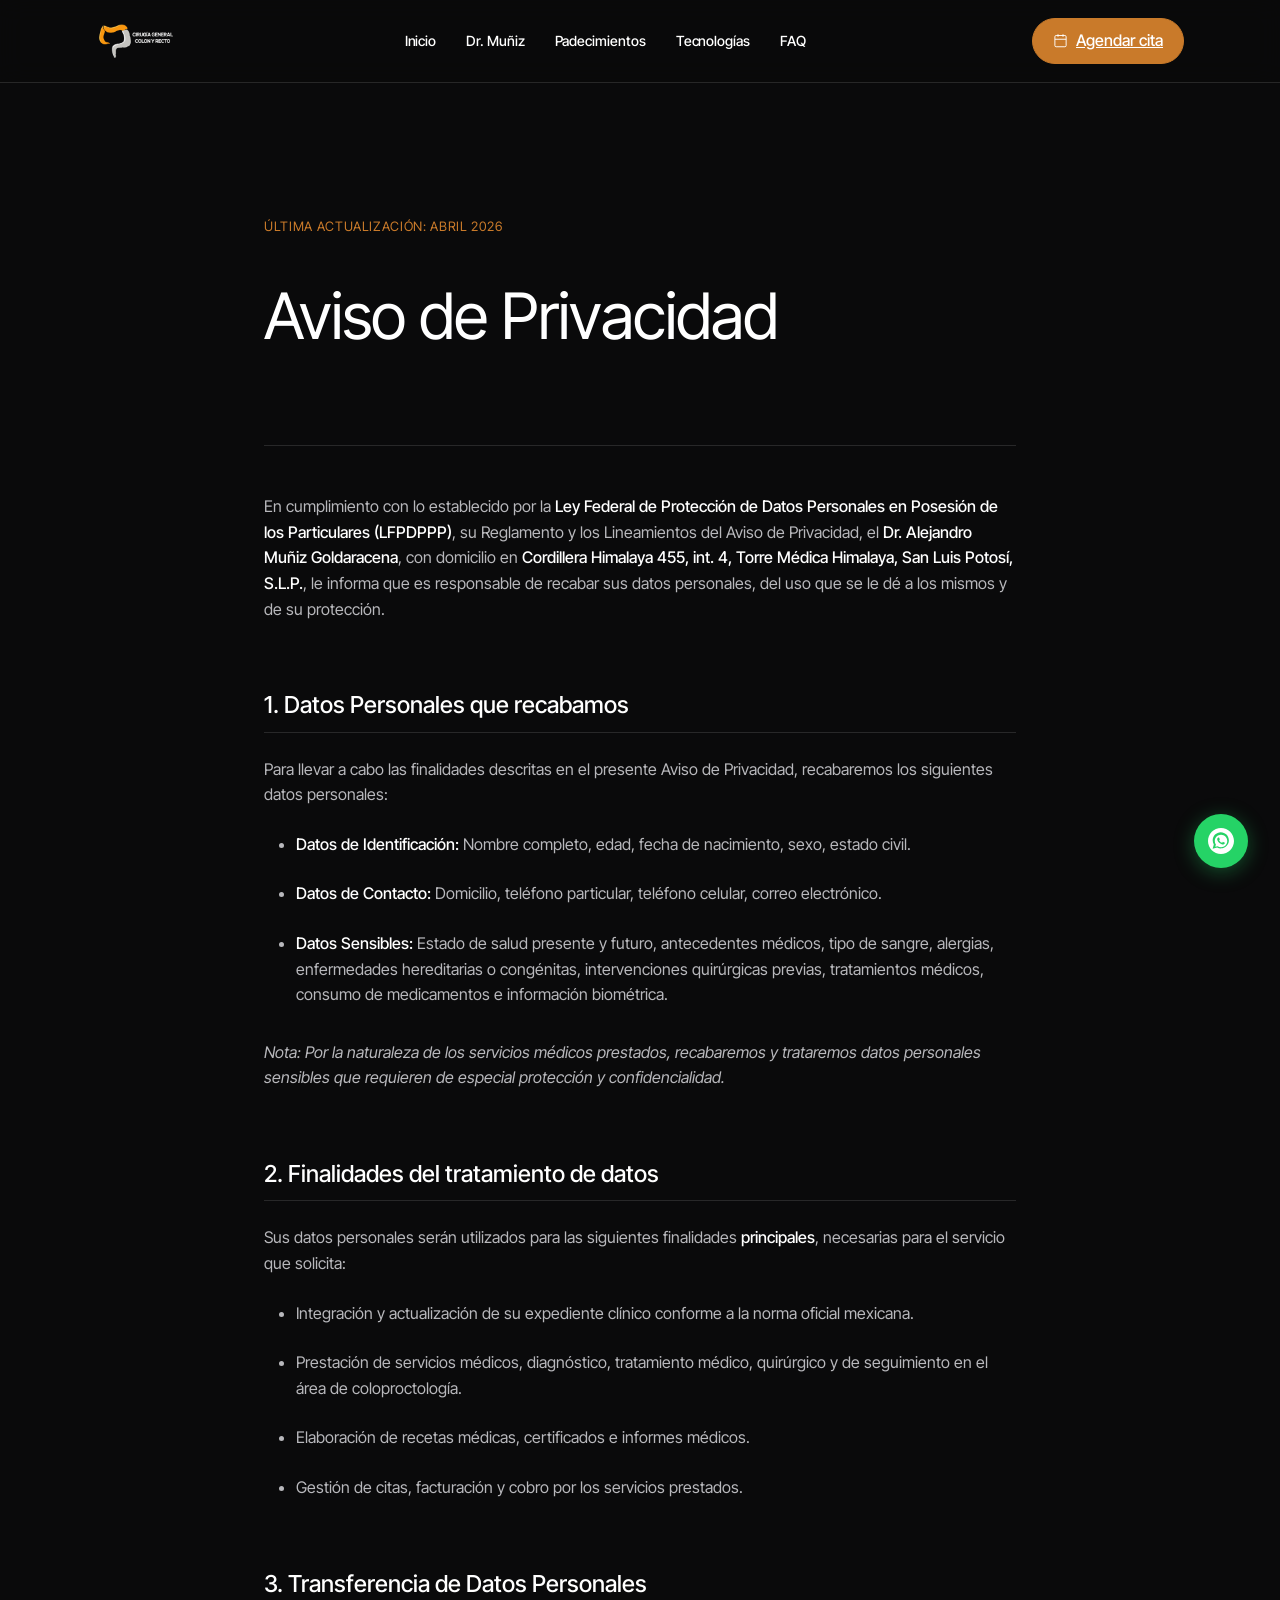
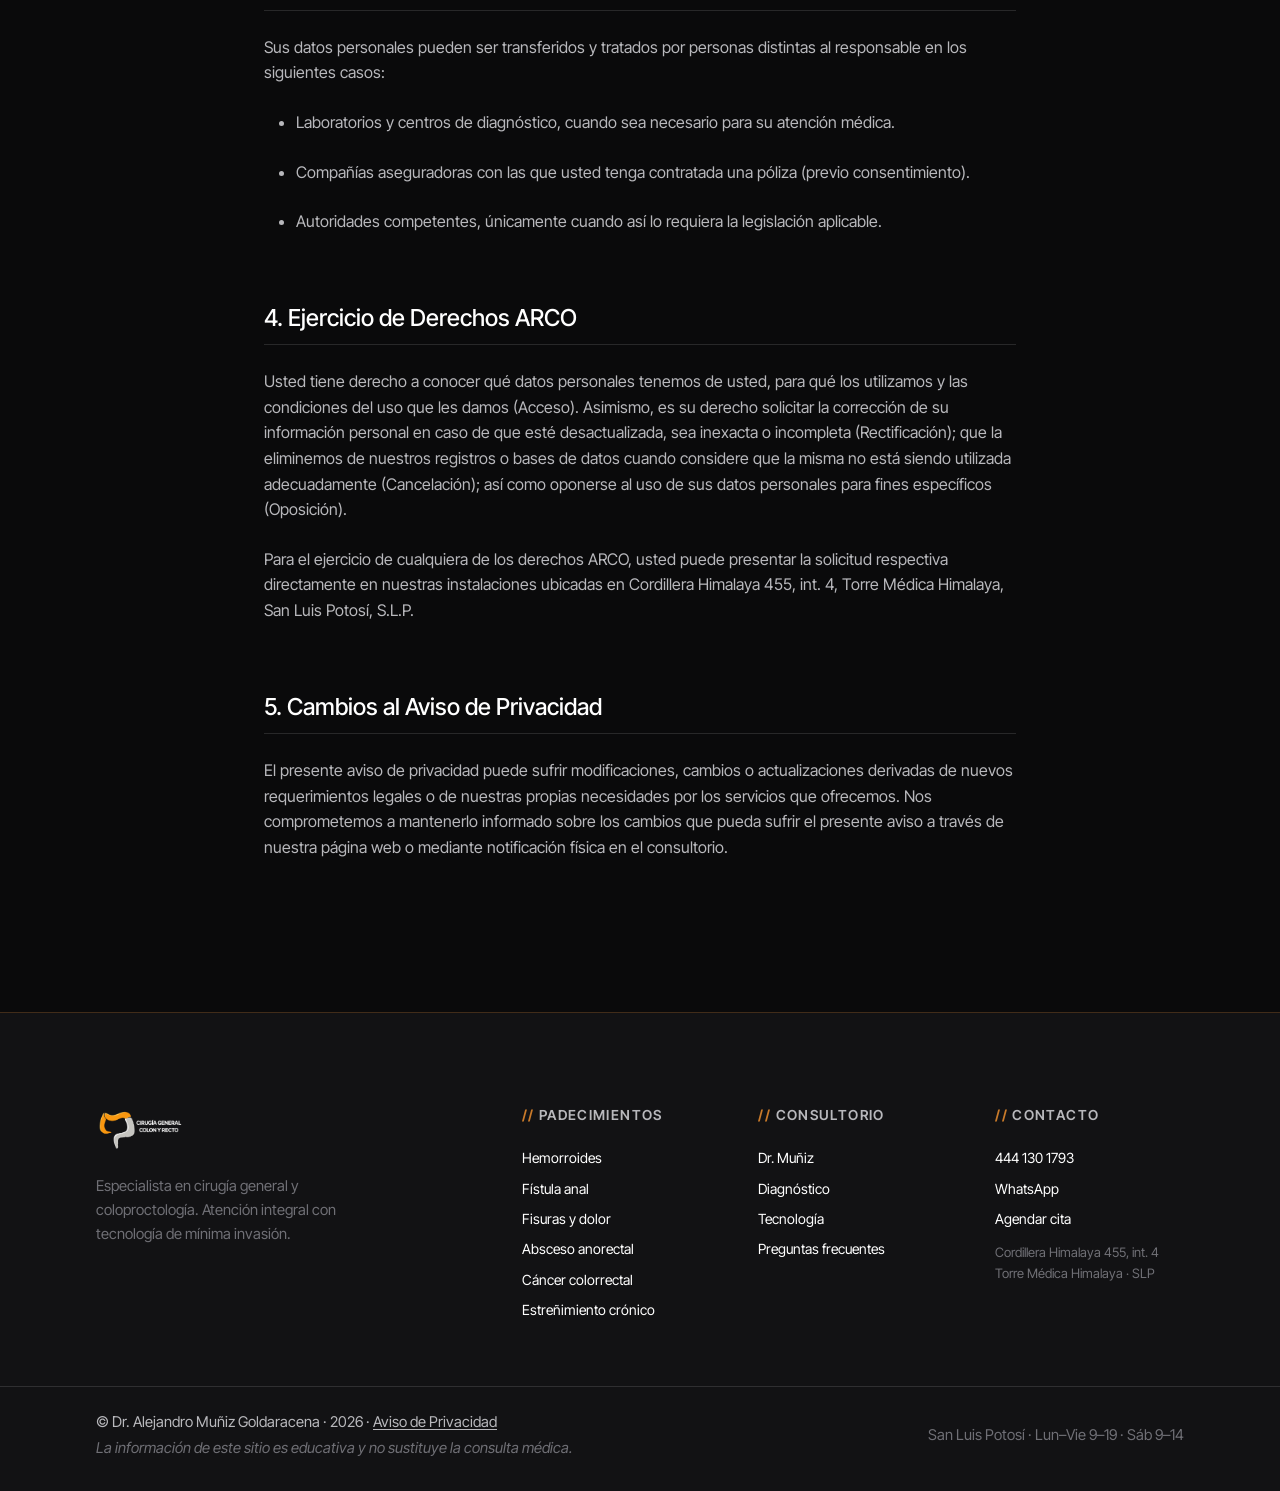
<file: aviso-privacidad.html>
<!DOCTYPE html>
<html lang="es-MX">

<head>
  <meta charset="utf-8" />
  <meta name="viewport" content="width=device-width,initial-scale=1" />
  <title>Aviso de Privacidad · Dr. Alejandro Muñiz Goldaracena</title>
  <meta name="description" content="Aviso de Privacidad del Dr. Alejandro Muñiz Goldaracena conforme a la LFPDPPP. Protección de sus datos personales y confidencialidad médica." />
  <meta name="robots" content="noindex, follow" />
  
  <link rel="icon" type="image/png" href="assets/favicon.png" />
  <link rel="apple-touch-icon" href="assets/apple-touch-icon.png" />

  <link rel="preconnect" href="https://fonts.googleapis.com" />
  <link rel="preconnect" href="https://fonts.gstatic.com" crossorigin />
  <link rel="stylesheet" href="colors_and_type.css" />
  <link rel="stylesheet" href="styles.css?v=1.4" />
  
  <style>
    .legal-content {
      padding-block: var(--s-9);
      background: var(--ink-0);
      color: var(--fg-1);
    }
    
    .legal-content h1 {
      font-family: var(--font-display);
      font-size: var(--t-h1);
      font-weight: 400;
      line-height: var(--lh-h1);
      letter-spacing: -0.015em;
      margin-bottom: var(--s-6);
      color: var(--fg-0);
    }
    
    .legal-content h2 {
      font-family: var(--font-display);
      font-size: var(--t-h3);
      font-weight: 500;
      margin: var(--s-7) 0 var(--s-4);
      color: var(--fg-0);
      border-bottom: 1px solid var(--line);
      padding-bottom: var(--s-2);
    }
    
    .legal-content p, .legal-content li {
      font-size: 16px;
      line-height: 1.6;
      margin-bottom: var(--s-4);
    }
    
    .legal-content ul {
      padding-left: var(--s-5);
      margin-bottom: var(--s-5);
    }
    
    .legal-content strong {
      color: var(--fg-0);
      font-weight: 500;
    }
    
    /* WhatsApp float */
    .whatsapp-float {
      position: fixed;
      bottom: var(--s-5);
      right: var(--s-5);
      z-index: 100;
      width: 54px;
      height: 54px;
      background: #25D366;
      border-radius: var(--r-pill);
      display: flex;
      align-items: center;
      justify-content: center;
      color: #fff;
      text-decoration: none;
      box-shadow: 0 4px 20px rgba(37, 211, 102, 0.35);
      transition: transform var(--dur-base) var(--ease-out), box-shadow var(--dur-base) var(--ease-out);
    }

    .whatsapp-float:hover {
      transform: scale(1.08);
      box-shadow: 0 8px 28px rgba(37, 211, 102, 0.45);
    }

    .container-m {
      max-width: 800px;
      margin: 0 auto;
      padding-inline: var(--s-4);
    }

    .legal-header {
      border-bottom: 1px solid var(--line);
      padding-bottom: var(--s-6);
      margin-bottom: var(--s-6);
    }

    .last-updated {
      font-size: 13px;
      color: var(--accent);
      letter-spacing: 0.05em;
      text-transform: uppercase;
    }
  </style>
</head>

<body>

  <nav class="nav" data-nav>
    <div class="container-xl nav-inner">
      <a class="nav__logo-link" href="index.html#top" aria-label="Dr. Alejandro Muñiz">
        <img src="assets/nuevo-logo.png" alt="Dr. Alejandro Muñiz Goldaracena · Coloproctología"
          style="height:38px;width:auto;display:block;" />
      </a>

      <button class="nav-toggle" data-burger aria-label="Menú" aria-expanded="false">
        <span></span><span></span>
      </button>

      <div class="nav-links" data-links>
        <a href="index.html#top">Inicio</a>
        <a href="index.html#doctor">Dr. Muñiz</a>
        <a href="padecimientos.html">Padecimientos</a>
        <a href="tecnologia.html">Tecnologías</a>
        <a href="index.html#faq">FAQ</a>
      </div>

      <div class="nav-cta">
        <a href="index.html#contacto" class="btn btn-primary">
          <svg width="15" height="15" viewBox="0 0 24 24" fill="none" stroke="currentColor" stroke-width="1.5"
            aria-hidden="true">
            <rect x="3" y="4" width="18" height="18" rx="2" />
            <path d="M16 2v4M8 2v4M3 10h18" />
          </svg>
          <span>Agendar cita</span>
        </a>
      </div>
    </div>
  </nav>

  <main class="legal-content">
    <div class="container-m">
      <div class="legal-header">
        <span class="last-updated">Última actualización: Abril 2026</span>
        <h1>Aviso de Privacidad</h1>
      </div>

      <p>En cumplimiento con lo establecido por la <strong>Ley Federal de Protección de Datos Personales en Posesión de los Particulares (LFPDPPP)</strong>, su Reglamento y los Lineamientos del Aviso de Privacidad, el <strong>Dr. Alejandro Muñiz Goldaracena</strong>, con domicilio en <strong>Cordillera Himalaya 455, int. 4, Torre Médica Himalaya, San Luis Potosí, S.L.P.</strong>, le informa que es responsable de recabar sus datos personales, del uso que se le dé a los mismos y de su protección.</p>

      <h2>1. Datos Personales que recabamos</h2>
      <p>Para llevar a cabo las finalidades descritas en el presente Aviso de Privacidad, recabaremos los siguientes datos personales:</p>
      <ul>
        <li><strong>Datos de Identificación:</strong> Nombre completo, edad, fecha de nacimiento, sexo, estado civil.</li>
        <li><strong>Datos de Contacto:</strong> Domicilio, teléfono particular, teléfono celular, correo electrónico.</li>
        <li><strong>Datos Sensibles:</strong> Estado de salud presente y futuro, antecedentes médicos, tipo de sangre, alergias, enfermedades hereditarias o congénitas, intervenciones quirúrgicas previas, tratamientos médicos, consumo de medicamentos e información biométrica.</li>
      </ul>
      <p><em>Nota: Por la naturaleza de los servicios médicos prestados, recabaremos y trataremos datos personales sensibles que requieren de especial protección y confidencialidad.</em></p>

      <h2>2. Finalidades del tratamiento de datos</h2>
      <p>Sus datos personales serán utilizados para las siguientes finalidades <strong>principales</strong>, necesarias para el servicio que solicita:</p>
      <ul>
        <li>Integración y actualización de su expediente clínico conforme a la norma oficial mexicana.</li>
        <li>Prestación de servicios médicos, diagnóstico, tratamiento médico, quirúrgico y de seguimiento en el área de coloproctología.</li>
        <li>Elaboración de recetas médicas, certificados e informes médicos.</li>
        <li>Gestión de citas, facturación y cobro por los servicios prestados.</li>
      </ul>

      <h2>3. Transferencia de Datos Personales</h2>
      <p>Sus datos personales pueden ser transferidos y tratados por personas distintas al responsable en los siguientes casos:</p>
      <ul>
        <li>Laboratorios y centros de diagnóstico, cuando sea necesario para su atención médica.</li>
        <li>Compañías aseguradoras con las que usted tenga contratada una póliza (previo consentimiento).</li>
        <li>Autoridades competentes, únicamente cuando así lo requiera la legislación aplicable.</li>
      </ul>

      <h2>4. Ejercicio de Derechos ARCO</h2>
      <p>Usted tiene derecho a conocer qué datos personales tenemos de usted, para qué los utilizamos y las condiciones del uso que les damos (Acceso). Asimismo, es su derecho solicitar la corrección de su información personal en caso de que esté desactualizada, sea inexacta o incompleta (Rectificación); que la eliminemos de nuestros registros o bases de datos cuando considere que la misma no está siendo utilizada adecuadamente (Cancelación); así como oponerse al uso de sus datos personales para fines específicos (Oposición).</p>
      <p>Para el ejercicio de cualquiera de los derechos ARCO, usted puede presentar la solicitud respectiva directamente en nuestras instalaciones ubicadas en Cordillera Himalaya 455, int. 4, Torre Médica Himalaya, San Luis Potosí, S.L.P.</p>

      <h2>5. Cambios al Aviso de Privacidad</h2>
      <p>El presente aviso de privacidad puede sufrir modificaciones, cambios o actualizaciones derivadas de nuevos requerimientos legales o de nuestras propias necesidades por los servicios que ofrecemos. Nos comprometemos a mantenerlo informado sobre los cambios que pueda sufrir el presente aviso a través de nuestra página web o mediante notificación física en el consultorio.</p>
    </div>
  </main>

  <footer class="foot">
    <div class="container-xl foot-grid">
      <div class="foot-brand">
        <img src="assets/nuevo-logo.png" alt="Dr. Alejandro Muñiz Goldaracena"
          style="height:42px;width:auto;display:block;margin-bottom:var(--s-4);object-fit:contain;" />
        <p class="t-small" style="color:var(--fg-2);line-height:1.6;max-width:30ch;">
          Especialista en cirugía general y coloproctología. Atención integral con tecnología de mínima invasión.
        </p>
      </div>

      <div class="foot-col">
        <span class="t-tag">padecimientos</span>
        <a href="padecimientos.html">Hemorroides</a>
        <a href="padecimientos.html">Fístula anal</a>
        <a href="padecimientos.html">Fisuras y dolor</a>
        <a href="padecimientos.html">Absceso anorectal</a>
        <a href="padecimientos.html">Cáncer colorrectal</a>
        <a href="padecimientos.html">Estreñimiento crónico</a>
      </div>

      <div class="foot-col">
        <span class="t-tag">consultorio</span>
        <a href="index.html#doctor">Dr. Muñiz</a>
        <a href="index.html#diagnostico">Diagnóstico</a>
        <a href="index.html#tecnologia">Tecnología</a>
        <a href="index.html#faq">Preguntas frecuentes</a>
      </div>

      <div class="foot-col">
        <span class="t-tag">contacto</span>
        <a href="tel:4441301793">444 130 1793</a>
        <a href="https://wa.me/524441301793" target="_blank" rel="noopener noreferrer">WhatsApp</a>
        <a href="index.html#contacto">Agendar cita</a>
        <span style="font-size:13px;color:var(--fg-2);margin-top:4px;">Cordillera Himalaya 455, int. 4<br />Torre Médica
          Himalaya · SLP</span>
      </div>
    </div>

    <div class="container-xl foot-base">
      <div style="display:flex; flex-direction:column; gap:4px;">
        <span class="t-small">© Dr. Alejandro Muñiz Goldaracena · <span data-year>2026</span> · <a href="aviso-privacidad.html" style="text-decoration:underline;text-underline-offset:2px;">Aviso de Privacidad</a></span>
        <span class="t-small" style="color:var(--fg-2); font-style:italic;">La información de este sitio es educativa y no sustituye la consulta médica.</span>
      </div>
      <span class="t-small" style="color:var(--fg-2);">San Luis Potosí · Lun–Vie 9–19 · Sáb 9–14</span>
    </div>
  </footer>

  <!-- WhatsApp flotante -->
  <a href="https://wa.me/524441301793" class="whatsapp-float" target="_blank" rel="noopener noreferrer"
    aria-label="Contactar por WhatsApp">
    <svg width="26" height="26" viewBox="0 0 24 24" fill="currentColor">
      <path
        d="M12.031 6.172c-3.181 0-5.767 2.586-5.768 5.766-.001 1.298.38 2.27 1.019 3.287l-.582 2.128 2.182-.573c.978.58 1.911.928 3.145.929 3.178 0 5.767-2.587 5.768-5.766 0-3.18-2.587-5.771-5.764-5.771zm3.392 8.244c-.144.405-.837.774-1.17.824-.299.045-.677.063-1.092-.069-.252-.08-.575-.187-.988-.365-1.739-.751-2.874-2.502-2.961-2.617-.087-.116-.708-.94-.708-1.793 0-.852.448-1.271.607-1.445.159-.173.346-.217.462-.217h.332c.106 0 .249-.04.39.298.144.347.491 1.2.534 1.287.043.087.072.188.014.304-.058.116-.087.188-.173.289l-.26.304c-.087.101-.177.211-.077.383.101.173.448.739.961 1.192.66.582 1.213.762 1.386.848.173.087.274.072.376-.043.101-.116.434-.506.549-.68.116-.173.231-.144.39-.087s1.011.477 1.184.564.289.13.332.202c.045.072.045.419-.1.824z" />
      <path
        d="M12 0c-6.627 0-12 5.373-12 12s5.373 12 12 12 12-5.373 12-12-5.373-12-12-12zm0 19c-1.315 0-2.545-.341-3.621-.937l-4.103 1.077 1.101-4.015c-.655-1.11-1.037-2.404-1.037-3.788.001-4.12 3.344-7.464 7.462-7.464 4.12 0 7.463 3.343 7.463 7.464s-3.343 7.463-7.465 7.463z" />
    </svg>
  </a>

  <script src="main.js"></script>
  <script>
    document.querySelectorAll('[data-year]').forEach(el => el.textContent = new Date().getFullYear());
  </script>
</body>
</html>
</file>
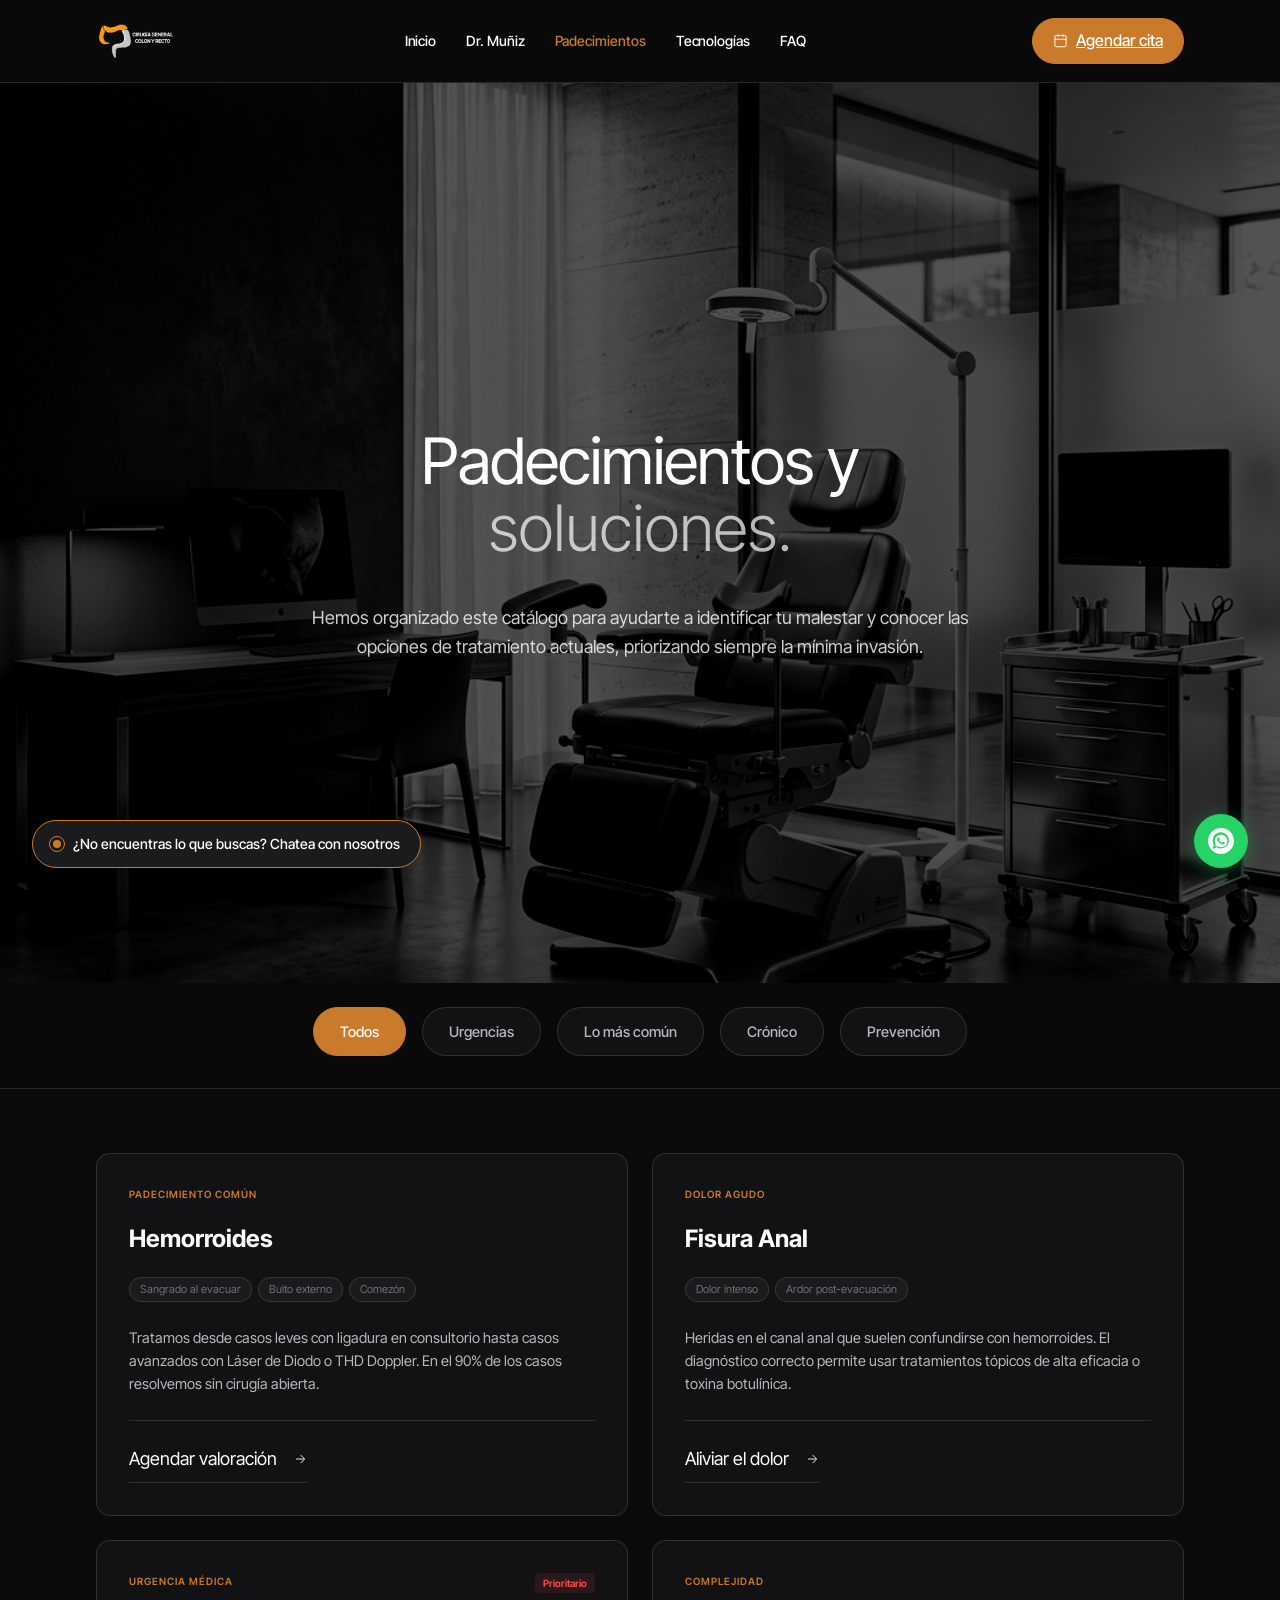
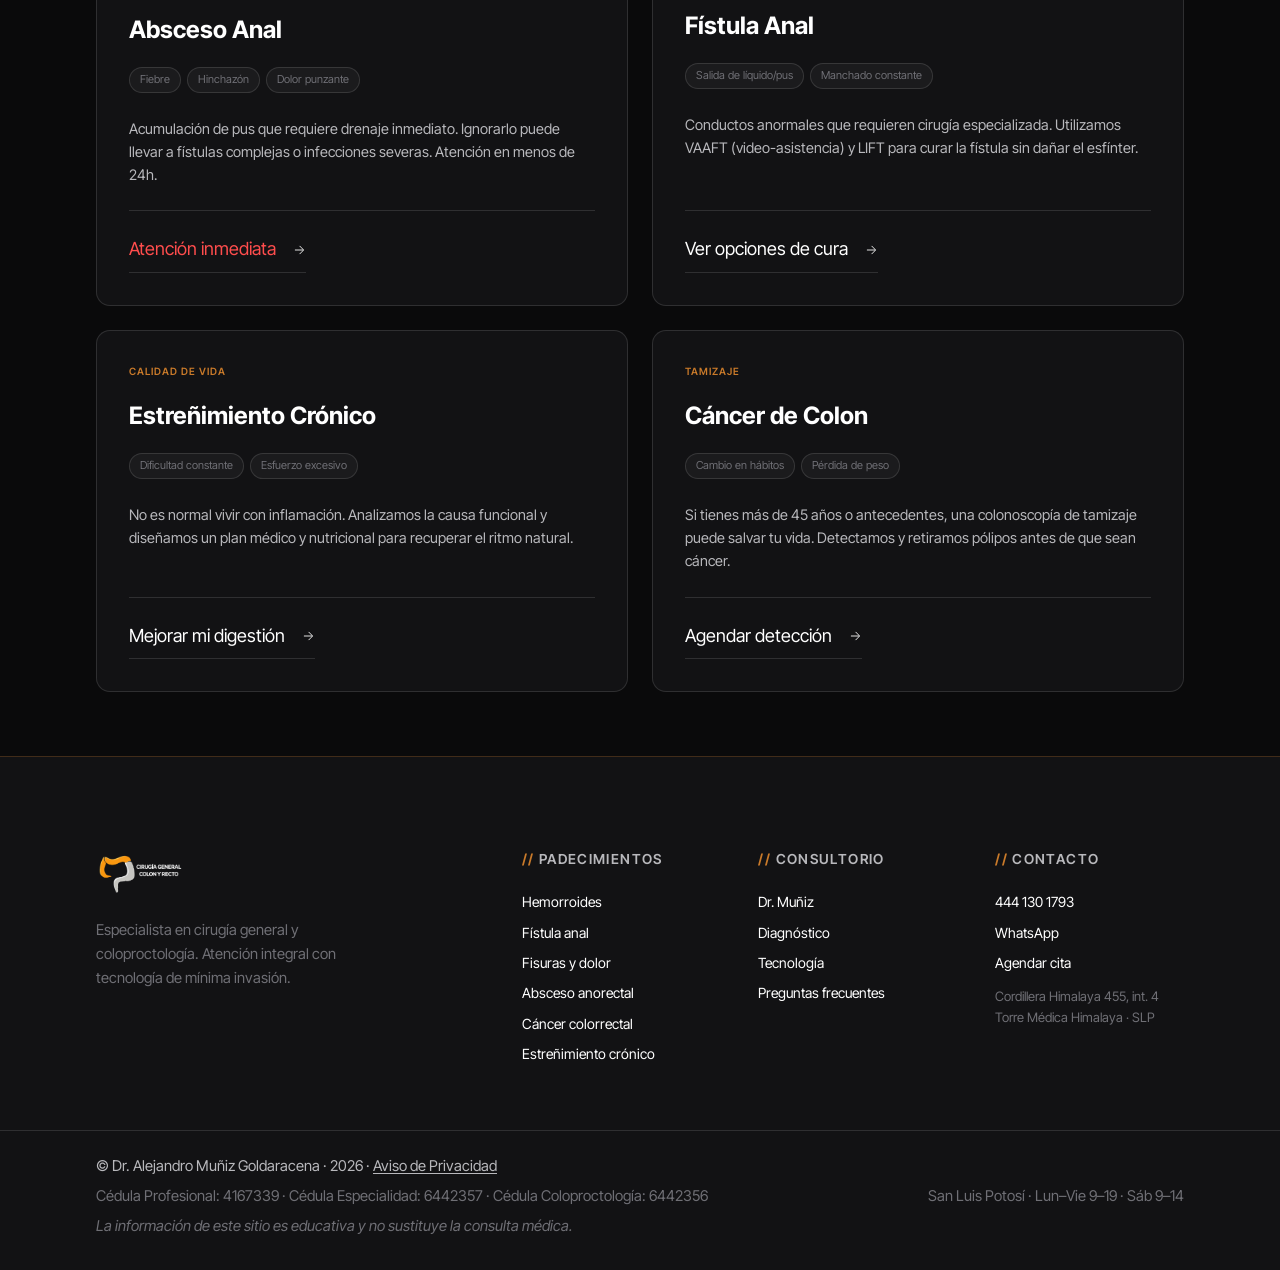
<file: padecimientos.html>
<!doctype html>
<html lang="es-MX">
<head>
  <meta charset="utf-8" />
  <meta name="viewport" content="width=device-width,initial-scale=1" />
  <title>Enfermedades del Colon, Recto y Ano · Tratamientos en San Luis Potosí</title>
  <meta name="description" content="Guía completa de padecimientos coloproctológicos: hemorroides, fístulas, fisuras y cáncer de colon. Diagnóstico y tratamiento especializado en SLP con el Dr. Alejandro Muñiz." />
  
  <link rel="preconnect" href="https://fonts.googleapis.com" />
  <link rel="preconnect" href="https://fonts.gstatic.com" crossorigin />
  <link rel="stylesheet" href="colors_and_type.css" />
  <link rel="stylesheet" href="styles.css?v=1.4" />
  
  <style>
    /* WhatsApp float */
    .whatsapp-float {
      position: fixed;
      bottom: var(--s-5);
      right: var(--s-5);
      z-index: 100;
      width: 54px;
      height: 54px;
      background: #25D366;
      border-radius: var(--r-pill);
      display: flex;
      align-items: center;
      justify-content: center;
      color: #fff;
      text-decoration: none;
      box-shadow: 0 4px 20px rgba(37, 211, 102, 0.35);
      transition: transform var(--dur-base) var(--ease-out), box-shadow var(--dur-base) var(--ease-out);
    }

    .whatsapp-float:hover {
      transform: scale(1.08);
      box-shadow: 0 8px 28px rgba(37, 211, 102, 0.45);
    }

    .filter-nav {
      position: sticky;
      top: 72px;
      z-index: 50;
      background: rgba(10, 10, 11, 0.85);
      backdrop-filter: blur(12px);
      border-bottom: 1px solid var(--line);
      padding-block: var(--s-4);
    }

    .filter-container {
      display: flex;
      justify-content: center;
      gap: 16px;
      overflow-x: auto;
      padding-bottom: 8px;
      scrollbar-width: none;
    }
    .filter-container::-webkit-scrollbar { display: none; }

    .filter-btn {
      background: var(--ink-1);
      border: 1px solid var(--line);
      color: var(--fg-1);
      padding: 12px 26px;
      border-radius: var(--r-pill);
      font-size: 14.5px;
      font-weight: 500;
      white-space: nowrap;
      cursor: pointer;
      transition: all var(--dur-base) var(--ease-out);
    }

    .filter-btn:hover {
      border-color: var(--line-strong);
      color: var(--fg-0);
    }

    .filter-btn.active {
      background: var(--accent);
      border-color: var(--accent);
      color: #fff;
    }

    .catalog-section {
      padding-block: var(--s-7);
    }

    .catalog-grid {
      display: grid;
      grid-template-columns: repeat(auto-fill, minmax(360px, 1fr));
      gap: var(--s-4);
    }

    .c-card {
      background: var(--ink-1);
      border: 1px solid var(--line);
      border-radius: var(--r-3);
      padding: var(--s-5);
      display: flex;
      flex-direction: column;
      gap: var(--s-4);
      transition: all var(--dur-base) var(--ease-out);
      position: relative;
      overflow: hidden;
    }

    .c-card:hover {
      background: var(--accent);
      border-color: var(--accent);
      transform: translateY(-8px);
      box-shadow: 0 12px 40px -10px rgba(201, 122, 42, 0.5);
    }

    .c-card:hover .c-card__title,
    .c-card:hover .c-card__cat,
    .c-card:hover .c-card__body p,
    .c-card:hover .c-symptom {
      color: #fff;
    }

    .c-card:hover .c-symptom {
      background: rgba(255,255,255,0.15);
      border-color: rgba(255,255,255,0.2);
    }

    .c-card:hover .link-arrow {
      color: #fff;
    }

    .c-card__header {
      display: flex;
      justify-content: space-between;
      align-items: flex-start;
    }

    .c-card__cat {
      font-size: 10px;
      letter-spacing: 0.1em;
      text-transform: uppercase;
      color: var(--accent);
      font-weight: 600;
    }

    .c-card__urgency {
      background: rgba(255, 77, 77, 0.1);
      color: #ff4d4d;
      padding: 2px 8px;
      border-radius: 4px;
      font-size: 10px;
      font-weight: 600;
    }

    .c-card__title {
      font-family: var(--font-display);
      font-size: 24px;
      margin: 0;
      line-height: 1.1;
      color: var(--fg-0);
    }

    .c-card__body p {
      font-size: 14.5px;
      line-height: 1.6;
      color: var(--fg-1);
      margin: 0;
    }

    .c-card__symptoms {
      display: flex;
      flex-wrap: wrap;
      gap: 6px;
    }

    .c-symptom {
      font-size: 11px;
      background: rgba(255, 255, 255, 0.04);
      color: var(--fg-2);
      padding: 3px 10px;
      border-radius: var(--r-pill);
      border: 1px solid var(--line);
    }

    .c-card__footer {
      margin-top: auto;
      padding-top: var(--s-3);
      border-top: 1px solid var(--line);
    }

    /* Floating help */
    .help-cta {
      position: fixed;
      bottom: var(--s-5);
      left: var(--s-5);
      z-index: 100;
      background: var(--ink-2);
      border: 1px solid var(--accent);
      padding: 12px 20px;
      border-radius: var(--r-pill);
      display: flex;
      align-items: center;
      gap: 12px;
      box-shadow: var(--e-2);
      text-decoration: none;
      color: var(--fg-0);
      font-size: 14px;
      font-weight: 500;
      transition: transform var(--dur-base);
    }

    .help-cta:hover {
      transform: scale(1.03);
    }

    .help-pulse {
      width: 8px;
      height: 8px;
      background: var(--accent);
      border-radius: 50%;
      position: relative;
    }

    .help-pulse::after {
      content: '';
      position: absolute;
      inset: -4px;
      border: 1px solid var(--accent);
      border-radius: 50%;
      animation: pulse 2s infinite;
    }

    @keyframes pulse {
      0% { transform: scale(1); opacity: 1; }
      100% { transform: scale(2.5); opacity: 0; }
    }

    @media (max-width: 768px) {
      .catalog-hero { padding-block: var(--s-7) var(--s-5); }
      .catalog-grid { grid-template-columns: 1fr; gap: var(--s-3); }
      .filter-nav { top: 68px; padding-block: var(--s-2); }
      .filter-container { justify-content: flex-start; padding-inline: var(--s-4); gap: 10px; }
      .filter-btn { padding: 10px 20px; font-size: 13.5px; }
      .c-card { padding: var(--s-4); min-height: auto; }
      .c-card__title { font-size: 20px; }
      .help-cta { left: var(--s-3); right: var(--s-3); bottom: var(--s-3); font-size: 13px; padding: 10px 16px; justify-content: center; }
    }
  </style>
</head>
<body>

<nav class="nav" data-nav>
  <div class="container-xl nav-inner">
    <a class="nav__logo-link" href="index.html#top" aria-label="Dr. Alejandro Muñiz">
      <img src="assets/nuevo-logo.png" alt="Dr. Alejandro Muñiz Goldaracena · Coloproctología" style="height:38px;width:auto;display:block;" />
    </a>

    <button class="nav-toggle" data-burger aria-label="Menú" aria-expanded="false">
      <span></span><span></span>
    </button>

    <div class="nav-links" data-links>
      <a href="index.html#top">Inicio</a>
      <a href="index.html#doctor">Dr. Muñiz</a>
      <a href="padecimientos.html" class="active" style="color:var(--accent);">Padecimientos</a>
      <a href="tecnologia.html">Tecnologías</a>
      <a href="index.html#faq">FAQ</a>
    </div>

    <div class="nav-cta">
      <a href="index.html#contacto" class="btn btn-primary">
        <svg width="15" height="15" viewBox="0 0 24 24" fill="none" stroke="currentColor" stroke-width="1.5" aria-hidden="true">
          <rect x="3" y="4" width="18" height="18" rx="2"/><path d="M16 2v4M8 2v4M3 10h18"/>
        </svg>
        <span>Agendar cita</span>
      </a>
    </div>
  </div>
</nav>

<style>
  .page-hero {
    position: relative;
    height: 100vh;
    display: flex;
    align-items: center;
    justify-content: center;
    overflow: hidden;
    background: #000;
    color: #fff;
    text-align: center;
  }

  .page-hero-img {
    position: absolute;
    inset: 0;
    width: 100%;
    height: 100%;
    object-fit: cover;
    opacity: 0.4;
    filter: grayscale(100%) contrast(1.2) brightness(0.8);
  }

  .page-hero-content {
    position: relative;
    z-index: 10;
    max-width: 900px;
    padding: var(--s-8);
  }

  /* Mobile adjustments */
  @media (max-width: 800px) {
    .page-hero { height: 60vh; }
    .page-hero-content { padding: var(--s-4); }
  }
</style>

<main>
  <!-- ─── PAGE HERO ─── -->
  <header class="page-hero">
    <img src="assets/consultorio_procto_v2.png" alt="Consultorio Proctológico Dr. Muñiz" class="page-hero-img">
    <div class="page-hero-content">
      <h1 class="t-h1">Padecimientos y <span style="font-weight:300; opacity:0.7;">soluciones.</span></h1>
      <p class="t-body" style="color: rgba(255,255,255,0.8); margin-top: var(--s-4);">
        Hemos organizado este catálogo para ayudarte a identificar tu malestar y conocer las opciones de tratamiento actuales, priorizando siempre la mínima invasión.
      </p>
    </div>
  </header>

  <!-- =========================================================
       ASEGURADORAS Y TECNOLOGÍA
       ========================================================= -->


  <nav class="filter-nav">
    <div class="container-xl filter-container">
      <button class="filter-btn active" data-filter="all">Todos</button>
      <button class="filter-btn" data-filter="urgencia">Urgencias</button>
      <button class="filter-btn" data-filter="comun">Lo más común</button>
      <button class="filter-btn" data-filter="cronico">Crónico</button>
      <button class="filter-btn" data-filter="prevencion">Prevención</button>
    </div>
  </nav>

  <section class="catalog-section container-xl">
    <div class="catalog-grid" id="catalog-grid">
      
      <!-- Hemorroides -->
      <article class="c-card" data-cat="comun">
        <div class="c-card__header">
          <span class="c-card__cat">Padecimiento común</span>
        </div>
        <h3 class="c-card__title">Hemorroides</h3>
        <div class="c-card__symptoms">
          <span class="c-symptom">Sangrado al evacuar</span>
          <span class="c-symptom">Bulto externo</span>
          <span class="c-symptom">Comezón</span>
        </div>
        <div class="c-card__body">
          <p>Tratamos desde casos leves con ligadura en consultorio hasta casos avanzados con Láser de Diodo o THD Doppler. En el 90% de los casos resolvemos sin cirugía abierta.</p>
        </div>
        <div class="c-card__footer">
          <a href="index.html#contacto" class="link-arrow">
            <span>Agendar valoración</span>
            <svg width="14" height="14" viewBox="0 0 24 24" fill="none" stroke="currentColor" stroke-width="1.5"><path d="M5 12h14M13 5l7 7-7 7"/></svg>
          </a>
        </div>
      </article>

      <!-- Fisura Anal -->
      <article class="c-card" data-cat="comun">
        <div class="c-card__header">
          <span class="c-card__cat">Dolor agudo</span>
        </div>
        <h3 class="c-card__title">Fisura Anal</h3>
        <div class="c-card__symptoms">
          <span class="c-symptom">Dolor intenso</span>
          <span class="c-symptom">Ardor post-evacuación</span>
        </div>
        <div class="c-card__body">
          <p>Heridas en el canal anal que suelen confundirse con hemorroides. El diagnóstico correcto permite usar tratamientos tópicos de alta eficacia o toxina botulínica.</p>
        </div>
        <div class="c-card__footer">
          <a href="index.html#contacto" class="link-arrow">
            <span>Aliviar el dolor</span>
            <svg width="14" height="14" viewBox="0 0 24 24" fill="none" stroke="currentColor" stroke-width="1.5"><path d="M5 12h14M13 5l7 7-7 7"/></svg>
          </a>
        </div>
      </article>

      <!-- Absceso Anal -->
      <article class="c-card" data-cat="urgencia">
        <div class="c-card__header">
          <span class="c-card__cat">Urgencia médica</span>
          <span class="c-card__urgency">Prioritario</span>
        </div>
        <h3 class="c-card__title">Absceso Anal</h3>
        <div class="c-card__symptoms">
          <span class="c-symptom">Fiebre</span>
          <span class="c-symptom">Hinchazón</span>
          <span class="c-symptom">Dolor punzante</span>
        </div>
        <div class="c-card__body">
          <p>Acumulación de pus que requiere drenaje inmediato. Ignorarlo puede llevar a fístulas complejas o infecciones severas. Atención en menos de 24h.</p>
        </div>
        <div class="c-card__footer">
          <a href="index.html#contacto" class="link-arrow">
            <span style="color:#ff4d4d;">Atención inmediata</span>
            <svg width="14" height="14" viewBox="0 0 24 24" fill="none" stroke="currentColor" stroke-width="1.5"><path d="M5 12h14M13 5l7 7-7 7"/></svg>
          </a>
        </div>
      </article>

      <!-- Fístula Anal -->
      <article class="c-card" data-cat="cronico">
        <div class="c-card__header">
          <span class="c-card__cat">Complejidad</span>
        </div>
        <h3 class="c-card__title">Fístula Anal</h3>
        <div class="c-card__symptoms">
          <span class="c-symptom">Salida de líquido/pus</span>
          <span class="c-symptom">Manchado constante</span>
        </div>
        <div class="c-card__body">
          <p>Conductos anormales que requieren cirugía especializada. Utilizamos VAAFT (video-asistencia) y LIFT para curar la fístula sin dañar el esfínter.</p>
        </div>
        <div class="c-card__footer">
          <a href="index.html#contacto" class="link-arrow">
            <span>Ver opciones de cura</span>
            <svg width="14" height="14" viewBox="0 0 24 24" fill="none" stroke="currentColor" stroke-width="1.5"><path d="M5 12h14M13 5l7 7-7 7"/></svg>
          </a>
        </div>
      </article>

      <!-- Estreñimiento -->
      <article class="c-card" data-cat="cronico">
        <div class="c-card__header">
          <span class="c-card__cat">Calidad de vida</span>
        </div>
        <h3 class="c-card__title">Estreñimiento Crónico</h3>
        <div class="c-card__symptoms">
          <span class="c-symptom">Dificultad constante</span>
          <span class="c-symptom">Esfuerzo excesivo</span>
        </div>
        <div class="c-card__body">
          <p>No es normal vivir con inflamación. Analizamos la causa funcional y diseñamos un plan médico y nutricional para recuperar el ritmo natural.</p>
        </div>
        <div class="c-card__footer">
          <a href="index.html#contacto" class="link-arrow">
            <span>Mejorar mi digestión</span>
            <svg width="14" height="14" viewBox="0 0 24 24" fill="none" stroke="currentColor" stroke-width="1.5"><path d="M5 12h14M13 5l7 7-7 7"/></svg>
          </a>
        </div>
      </article>

      <!-- Cáncer Prevención -->
      <article class="c-card" data-cat="prevencion">
        <div class="c-card__header">
          <span class="c-card__cat">Tamizaje</span>
        </div>
        <h3 class="c-card__title">Cáncer de Colon</h3>
        <div class="c-card__symptoms">
          <span class="c-symptom">Cambio en hábitos</span>
          <span class="c-symptom">Pérdida de peso</span>
        </div>
        <div class="c-card__body">
          <p>Si tienes más de 45 años o antecedentes, una colonoscopía de tamizaje puede salvar tu vida. Detectamos y retiramos pólipos antes de que sean cáncer.</p>
        </div>
        <div class="c-card__footer">
          <a href="index.html#contacto" class="link-arrow">
            <span>Agendar detección</span>
            <svg width="14" height="14" viewBox="0 0 24 24" fill="none" stroke="currentColor" stroke-width="1.5"><path d="M5 12h14M13 5l7 7-7 7"/></svg>
          </a>
        </div>
      </article>

    </div>
  </section>
</main>

<a href="https://wa.me/524441301793" class="help-cta">
  <div class="help-pulse"></div>
  <span>¿No encuentras lo que buscas? Chatea con nosotros</span>
</a>

<footer class="foot">
  <div class="container-xl foot-grid">
    <div class="foot-brand">
      <img src="assets/nuevo-logo.png" alt="Dr. Alejandro Muñiz Goldaracena"
        style="height:42px;width:auto;display:block;margin-bottom:var(--s-4);object-fit:contain;" />
      <p class="t-small" style="color:var(--fg-2);line-height:1.6;max-width:30ch;">
        Especialista en cirugía general y coloproctología. Atención integral con tecnología de mínima invasión.
      </p>
    </div>

    <div class="foot-col">
      <span class="t-tag">padecimientos</span>
      <a href="padecimientos.html">Hemorroides</a>
      <a href="padecimientos.html">Fístula anal</a>
      <a href="padecimientos.html">Fisuras y dolor</a>
      <a href="padecimientos.html">Absceso anorectal</a>
      <a href="padecimientos.html">Cáncer colorrectal</a>
      <a href="padecimientos.html">Estreñimiento crónico</a>
    </div>

    <div class="foot-col">
      <span class="t-tag">consultorio</span>
      <a href="index.html#doctor">Dr. Muñiz</a>
      <a href="index.html#diagnostico">Diagnóstico</a>
      <a href="index.html#tecnologia">Tecnología</a>
      <a href="index.html#faq">Preguntas frecuentes</a>
    </div>

    <div class="foot-col">
      <span class="t-tag">contacto</span>
      <a href="tel:4441301793">444 130 1793</a>
      <a href="https://wa.me/524441301793" target="_blank" rel="noopener noreferrer">WhatsApp</a>
      <a href="index.html#contacto">Agendar cita</a>
      <span style="font-size:13px;color:var(--fg-2);margin-top:4px;">Cordillera Himalaya 455, int. 4<br />Torre Médica
        Himalaya · SLP</span>
    </div>
  </div>

  <div class="container-xl foot-base">
    <div style="display:flex; flex-direction:column; gap:8px;">
      <span class="t-small">© Dr. Alejandro Muñiz Goldaracena · <span data-year>2026</span> · <a href="aviso-privacidad.html" style="text-decoration:underline;text-underline-offset:2px;">Aviso de Privacidad</a></span>
      <span class="t-small" style="color:var(--fg-2);">
        Cédula Profesional: 4167339 · Cédula Especialidad: 6442357 · Cédula Coloproctología: 6442356
      </span>
      <span class="t-small" style="color:var(--fg-2); font-style:italic;">La información de este sitio es educativa y no sustituye la consulta médica.</span>
    </div>
    <span class="t-small" style="color:var(--fg-2);">San Luis Potosí · Lun–Vie 9–19 · Sáb 9–14</span>
  </div>
</footer>

  <!-- WhatsApp flotante -->
  <a href="https://wa.me/524441301793" class="whatsapp-float" target="_blank" rel="noopener noreferrer"
    aria-label="Contactar por WhatsApp">
    <svg width="26" height="26" viewBox="0 0 24 24" fill="currentColor">
      <path
        d="M12.031 6.172c-3.181 0-5.767 2.586-5.768 5.766-.001 1.298.38 2.27 1.019 3.287l-.582 2.128 2.182-.573c.978.58 1.911.928 3.145.929 3.178 0 5.767-2.587 5.768-5.766 0-3.18-2.587-5.771-5.764-5.771zm3.392 8.244c-.144.405-.837.774-1.17.824-.299.045-.677.063-1.092-.069-.252-.08-.575-.187-.988-.365-1.739-.751-2.874-2.502-2.961-2.617-.087-.116-.708-.94-.708-1.793 0-.852.448-1.271.607-1.445.159-.173.346-.217.462-.217h.332c.106 0 .249-.04.39.298.144.347.491 1.2.534 1.287.043.087.072.188.014.304-.058.116-.087.188-.173.289l-.26.304c-.087.101-.177.211-.077.383.101.173.448.739.961 1.192.66.582 1.213.762 1.386.848.173.087.274.072.376-.043.101-.116.434-.506.549-.68.116-.173.231-.144.39-.087s1.011.477 1.184.564.289.13.332.202c.045.072.045.419-.1.824z" />
      <path
        d="M12 0c-6.627 0-12 5.373-12 12s5.373 12 12 12 12-5.373 12-12-5.373-12-12-12zm0 19c-1.315 0-2.545-.341-3.621-.937l-4.103 1.077 1.101-4.015c-.655-1.11-1.037-2.404-1.037-3.788.001-4.12 3.344-7.464 7.462-7.464 4.12 0 7.463 3.343 7.463 7.464s-3.343 7.463-7.465 7.463z" />
    </svg>
  </a>

<script>
  // Filtrado lógico
  const buttons = document.querySelectorAll('.filter-btn');
  const cards = document.querySelectorAll('.c-card');

  buttons.forEach(btn => {
    btn.addEventListener('click', () => {
      // Activar botón
      buttons.forEach(b => b.classList.remove('active'));
      btn.classList.add('active');

      const filter = btn.dataset.filter;

      cards.forEach(card => {
        if (filter === 'all' || card.dataset.cat === filter) {
          card.style.display = 'flex';
          setTimeout(() => card.style.opacity = '1', 10);
        } else {
          card.style.opacity = '0';
          setTimeout(() => card.style.display = 'none', 300);
        }
      });
    });
  });
</script>

  <script src="main.js"></script>
</body>
</html>
</file>
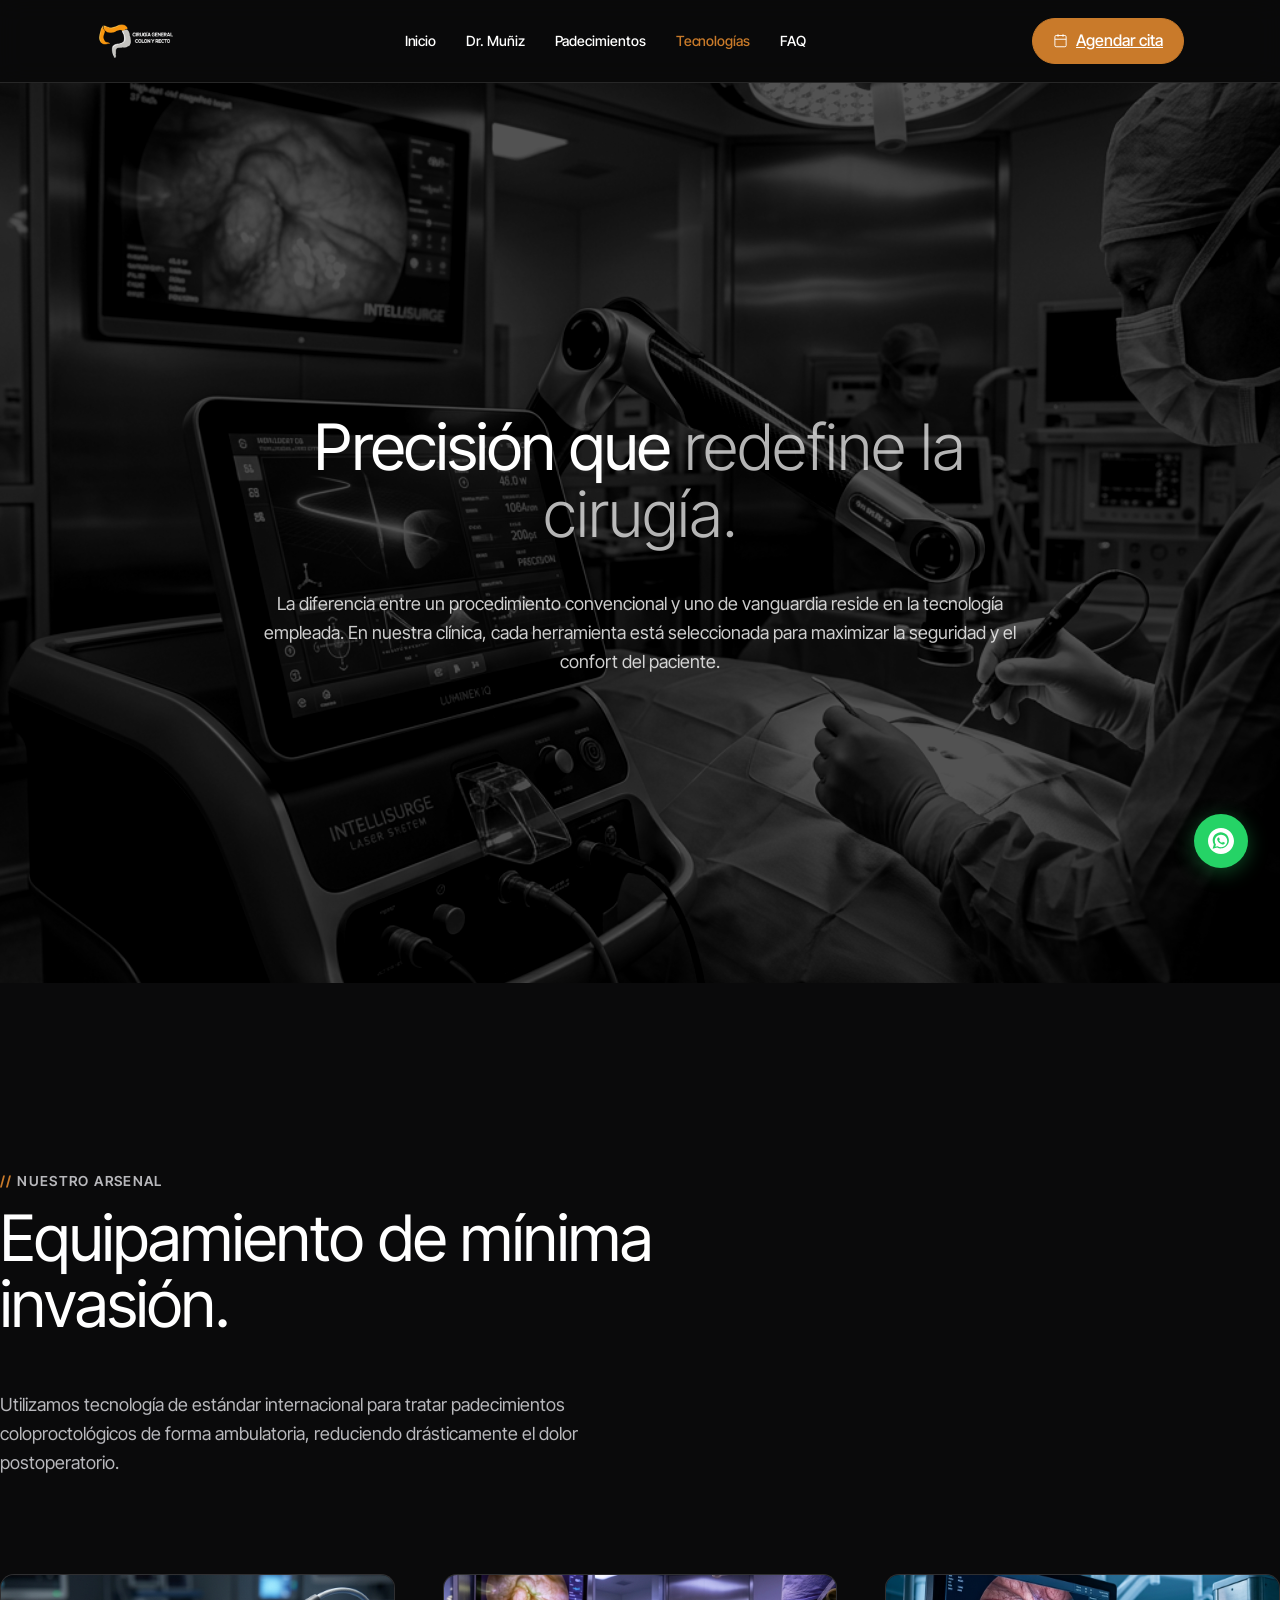
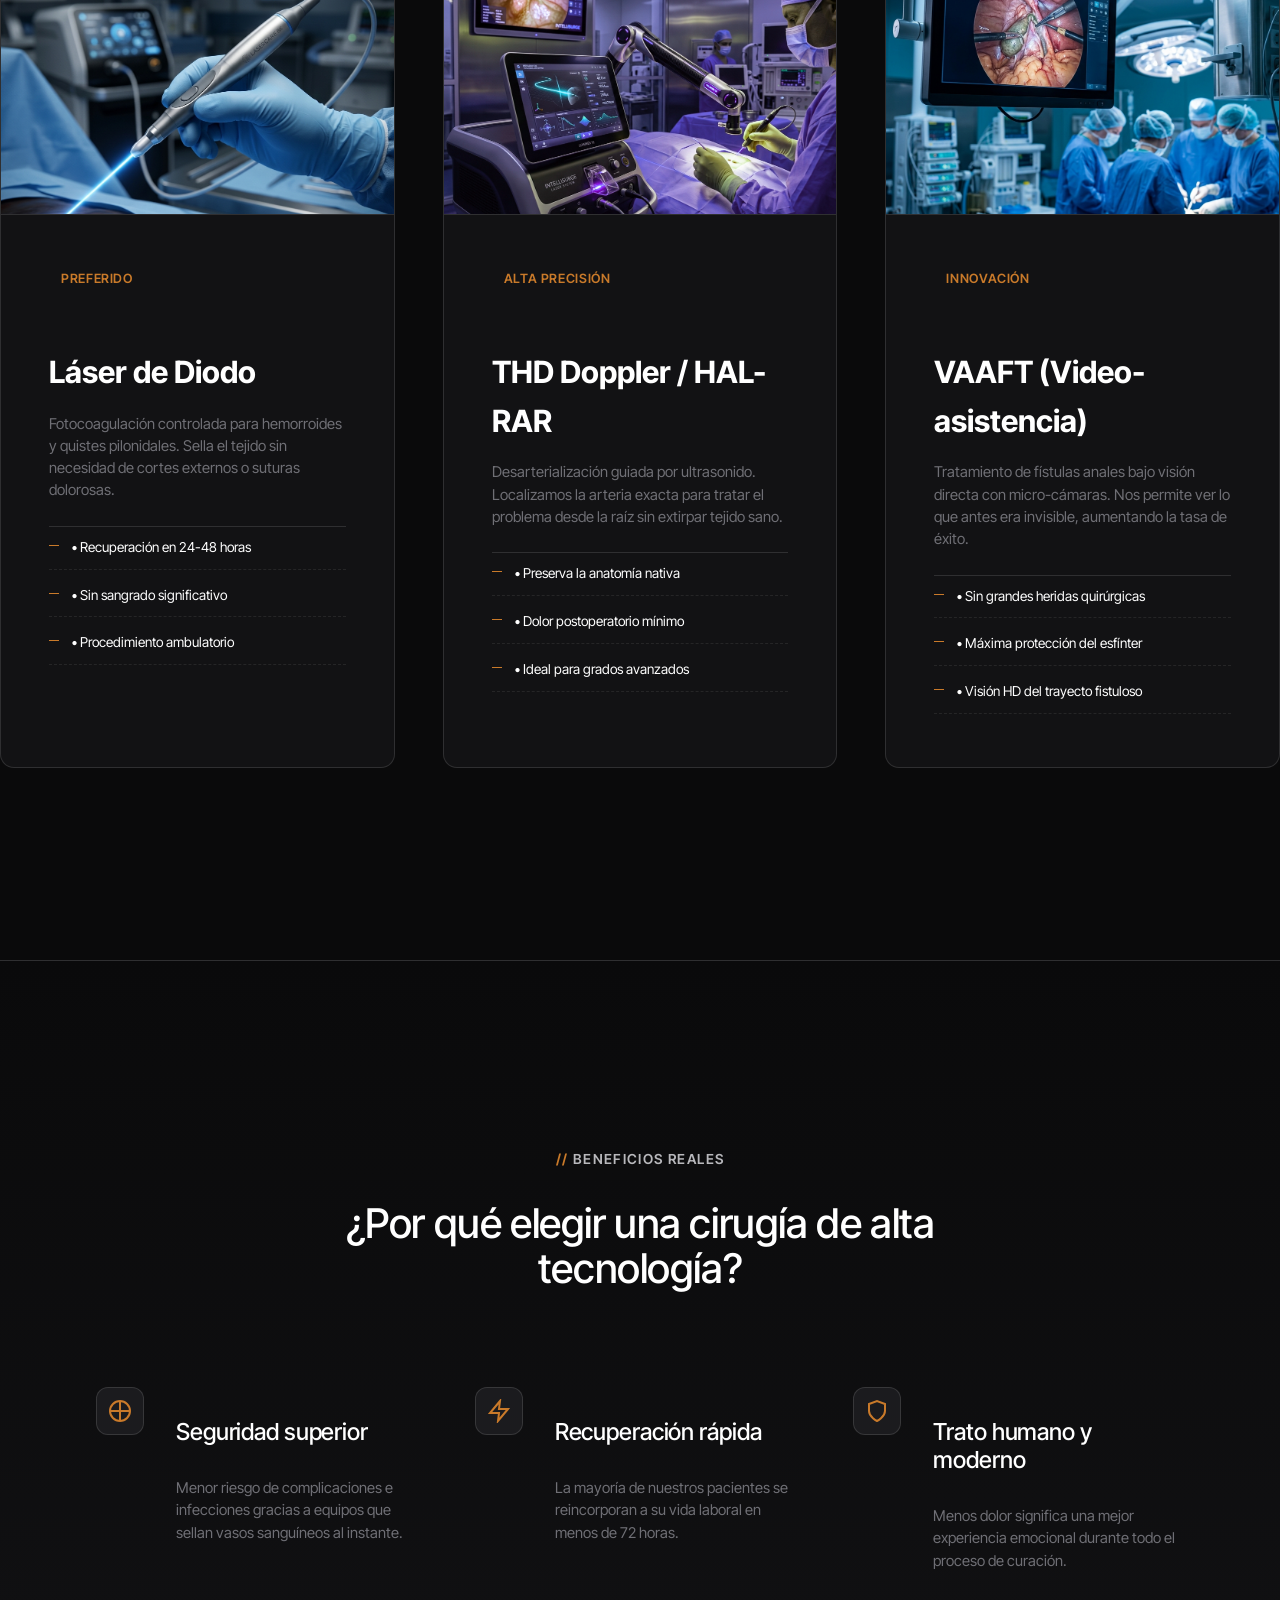
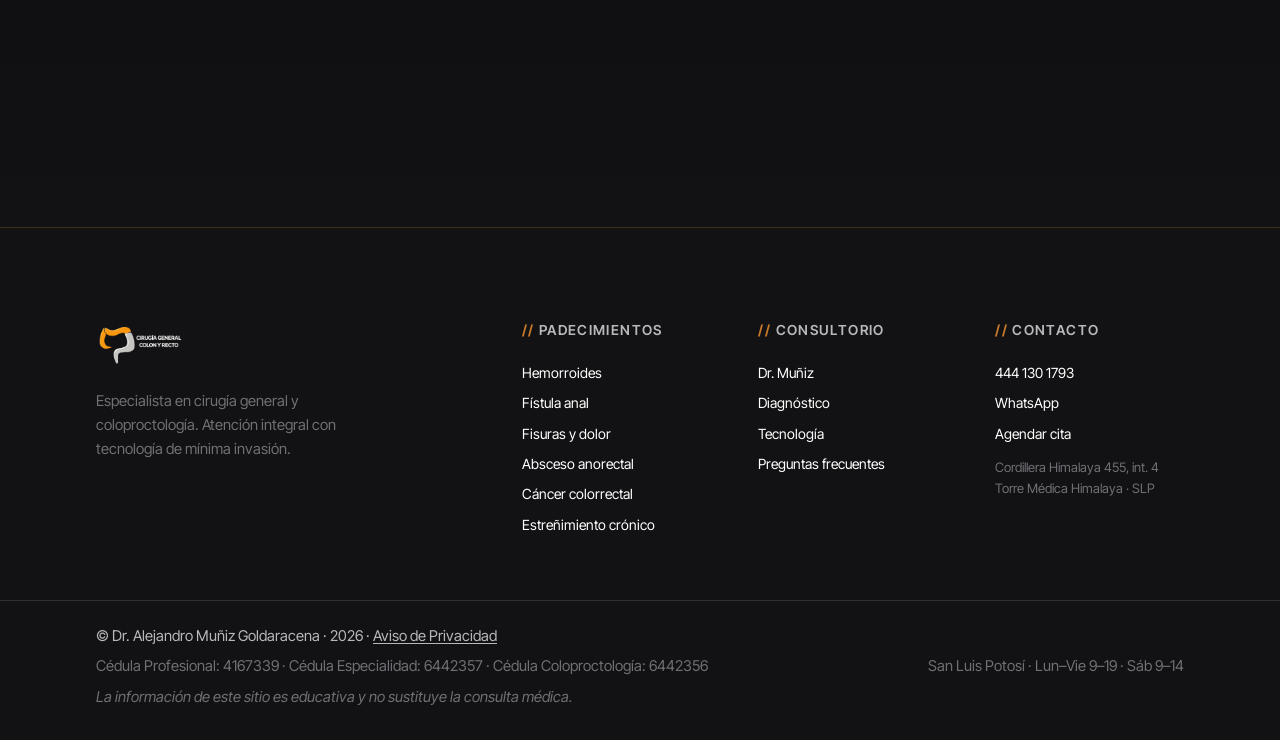
<file: tecnologia.html>
<!DOCTYPE html>
<html lang="es">
<head>
  <meta charset="UTF-8">
  <meta name="viewport" content="width=device-width, initial-scale=1.0">
  <title>Tecnología Proctológica de Vanguardia en San Luis Potosí · Cirugía Láser</title>
  <meta name="description" content="Equipamiento médico de última generación para proctología en SLP: láser de diodo, LigaSure y Doppler. Mínima invasión y rápida recuperación con el Dr. Alejandro Muñiz.">
  <link rel="stylesheet" href="colors_and_type.css">
  <link rel="stylesheet" href="styles.css?v=1.4">
  <link rel="preconnect" href="https://fonts.googleapis.com">
  <link rel="preconnect" href="https://fonts.gstatic.com" crossorigin>
  <link href="https://fonts.googleapis.com/css2?family=Outfit:wght@300;400;500;600&family=Playfair+Display:ital,wght@0,400;0,500;0,600;1,400&display=swap" rel="stylesheet">
  <style>
    /* WhatsApp float */
    .whatsapp-float {
      position: fixed;
      bottom: var(--s-5);
      right: var(--s-5);
      z-index: 100;
      width: 54px;
      height: 54px;
      background: #25D366;
      border-radius: var(--r-pill);
      display: flex;
      align-items: center;
      justify-content: center;
      color: #fff;
      text-decoration: none;
      box-shadow: 0 4px 20px rgba(37, 211, 102, 0.35);
      transition: transform var(--dur-base) var(--ease-out), box-shadow var(--dur-base) var(--ease-out);
    }

    .whatsapp-float:hover {
      transform: scale(1.08);
      box-shadow: 0 8px 28px rgba(37, 211, 102, 0.45);
    }

    :root {
      --tech-card-bg: rgba(255, 255, 255, 0.03);
      --tech-accent: #d4af37; /* Gold touch for premium feel */
    }

    .tech-hero {
      position: relative;
      height: 100vh;
      display: flex;
      align-items: center;
      justify-content: center;
      overflow: hidden;
      background: #000;
      color: #fff;
      text-align: center;
    }

    .tech-hero-img {
      position: absolute;
      inset: 0;
      width: 100%;
      height: 100%;
      object-fit: cover;
      opacity: 0.4;
      filter: grayscale(100%) contrast(1.2) brightness(0.8);
    }

    .tech-hero-content {
      position: relative;
      z-index: 10;
      max-width: 800px;
      padding: 0 var(--s-4);
    }

    .tech-hero .t-tag {
      color: var(--accent);
      border-color: var(--accent);
      margin-bottom: var(--s-4);
    }

    .tech-intro {
      padding: var(--s-10) 0;
      background: var(--ink-0);
    }

    .tech-feature-grid {
      display: grid;
      grid-template-columns: repeat(auto-fit, minmax(300px, 1fr));
      gap: var(--s-6);
      margin-top: var(--s-8);
    }

    .tech-feature-card {
      background: var(--ink-1);
      border: 1px solid var(--line);
      border-radius: var(--r-3);
      overflow: hidden;
      transition: all 0.4s var(--ease-out);
    }

    .tech-feature-card:hover {
      transform: translateY(-8px);
      border-color: var(--accent);
      box-shadow: 0 20px 40px rgba(0,0,0,0.4);
    }

    .tech-feature-img {
      width: 100%;
      height: 240px;
      object-fit: cover;
      border-bottom: 1px solid var(--line);
    }

    .tech-feature-body {
      padding: var(--s-6);
    }

    .tech-feature-body h3 {
      font-family: var(--font-display);
      font-size: 1.8rem;
      margin-bottom: var(--s-3);
      color: var(--fg-0);
    }

    .tech-badge {
      display: inline-block;
      padding: 4px 12px;
      background: rgba(var(--accent-rgb), 0.1);
      color: var(--accent);
      border-radius: var(--r-pill);
      font-size: 0.75rem;
      font-weight: 600;
      margin-bottom: var(--s-4);
      text-transform: uppercase;
      letter-spacing: 0.05em;
    }

    .tech-benefits {
      background: linear-gradient(to bottom, var(--ink-0), var(--ink-1));
      padding: var(--s-10) 0;
      border-top: 1px solid var(--line);
    }

    .benefit-item {
      display: flex;
      gap: var(--s-5);
      margin-bottom: var(--s-6);
    }

    .benefit-icon {
      flex-shrink: 0;
      width: 48px;
      height: 48px;
      background: var(--ink-2);
      border: 1px solid var(--line);
      border-radius: 12px;
      display: flex;
      align-items: center;
      justify-content: center;
      color: var(--accent);
    }

    @media (max-width: 768px) {
      .tech-hero { height: 60vh; }
      .tech-hero h1 { font-size: 2.5rem; }
    }
  </style>
</head>
<body>

  <!-- =========================================================
       NAV
       ========================================================= -->
  <nav class="nav" data-nav>
    <div class="container-xl nav-inner">
      <a class="nav__logo-link" href="index.html#top" aria-label="Dr. Alejandro Muñiz">
        <img src="assets/nuevo-logo.png" alt="Dr. Alejandro Muñiz Goldaracena · Coloproctología" style="height:38px;width:auto;display:block;" />
      </a>

      <button class="nav-toggle" data-burger aria-label="Menú" aria-expanded="false">
        <span></span><span></span>
      </button>

      <div class="nav-links" data-links>
        <a href="index.html#top">Inicio</a>
        <a href="index.html#doctor">Dr. Muñiz</a>
        <a href="padecimientos.html">Padecimientos</a>
        <a href="tecnologia.html" class="active" style="color:var(--accent);">Tecnologías</a>
        <a href="index.html#faq">FAQ</a>
      </div>

      <div class="nav-cta">
        <a href="index.html#contacto" class="btn btn-primary">
          <svg width="15" height="15" viewBox="0 0 24 24" fill="none" stroke="currentColor" stroke-width="1.5" aria-hidden="true">
            <rect x="3" y="4" width="18" height="18" rx="2"/><path d="M16 2v4M8 2v4M3 10h18"/>
          </svg>
          <span>Agendar cita</span>
        </a>
      </div>
    </div>
  </nav>

  <main>
    <!-- ─── TECH HERO ─── -->
    <header class="tech-hero">
      <img src="assets/tech/hero.png" alt="Tecnología Quirúrgica" class="tech-hero-img">
      <div class="tech-hero-content">
        <h1 class="t-h1">Precisión que <span style="font-weight:300; opacity:0.7;">redefine la cirugía.</span></h1>
        <p class="t-body" style="color: rgba(255,255,255,0.8); margin-top: var(--s-4);">
          La diferencia entre un procedimiento convencional y uno de vanguardia reside en la tecnología empleada. En nuestra clínica, cada herramienta está seleccionada para maximizar la seguridad y el confort del paciente.
        </p>
      </div>
    </header>

    <!-- =========================================================
         ASEGURADORAS Y TECNOLOGÍA
         ========================================================= -->


    <!-- ─── TECH EXPLORATION ─── -->
    <section class="tech-intro container-xl">
      <div style="max-width: 700px;">
        <div class="t-tag">nuestro arsenal</div>
        <h2 class="t-h1" style="margin-top: var(--s-3);">Equipamiento de <span class="em">mínima invasión.</span></h2>
        <p class="t-body" style="margin-top: var(--s-4); color: var(--fg-1);">
          Utilizamos tecnología de estándar internacional para tratar padecimientos coloproctológicos de forma ambulatoria, reduciendo drásticamente el dolor postoperatorio.
        </p>
      </div>

      <div class="tech-feature-grid">
        <!-- Laser -->
        <article class="tech-feature-card">
          <img src="assets/tech/laser_clean.png" alt="Láser de Diodo" class="tech-feature-img">
          <div class="tech-feature-body">
            <span class="tech-badge">Preferido</span>
            <h3>Láser de Diodo</h3>
            <p class="t-small" style="color: var(--fg-2);">
              Fotocoagulación controlada para hemorroides y quistes pilonidales. Sella el tejido sin necesidad de cortes externos o suturas dolorosas.
            </p>
            <ul class="tech-feats" style="margin-top: var(--s-4); list-style: none; padding: 0;">
              <li style="font-size: 0.8rem; margin-bottom: 5px;">• Recuperación en 24-48 horas</li>
              <li style="font-size: 0.8rem; margin-bottom: 5px;">• Sin sangrado significativo</li>
              <li style="font-size: 0.8rem; margin-bottom: 5px;">• Procedimiento ambulatorio</li>
            </ul>
          </div>
        </article>

        <!-- THD -->
        <article class="tech-feature-card">
          <img src="assets/tech/hero.png" alt="THD Doppler" class="tech-feature-img" style="filter: hue-rotate(45deg);">
          <div class="tech-feature-body">
            <span class="tech-badge">Alta Precisión</span>
            <h3>THD Doppler / HAL-RAR</h3>
            <p class="t-small" style="color: var(--fg-2);">
              Desarterialización guiada por ultrasonido. Localizamos la arteria exacta para tratar el problema desde la raíz sin extirpar tejido sano.
            </p>
            <ul class="tech-feats" style="margin-top: var(--s-4); list-style: none; padding: 0;">
              <li style="font-size: 0.8rem; margin-bottom: 5px;">• Preserva la anatomía nativa</li>
              <li style="font-size: 0.8rem; margin-bottom: 5px;">• Dolor postoperatorio mínimo</li>
              <li style="font-size: 0.8rem; margin-bottom: 5px;">• Ideal para grados avanzados</li>
            </ul>
          </div>
        </article>

        <!-- VAAFT -->
        <article class="tech-feature-card">
          <img src="assets/tech/vaaft.png" alt="VAAFT" class="tech-feature-img">
          <div class="tech-feature-body">
            <span class="tech-badge">Innovación</span>
            <h3>VAAFT (Video-asistencia)</h3>
            <p class="t-small" style="color: var(--fg-2);">
              Tratamiento de fístulas anales bajo visión directa con micro-cámaras. Nos permite ver lo que antes era invisible, aumentando la tasa de éxito.
            </p>
            <ul class="tech-feats" style="margin-top: var(--s-4); list-style: none; padding: 0;">
              <li style="font-size: 0.8rem; margin-bottom: 5px;">• Sin grandes heridas quirúrgicas</li>
              <li style="font-size: 0.8rem; margin-bottom: 5px;">• Máxima protección del esfínter</li>
              <li style="font-size: 0.8rem; margin-bottom: 5px;">• Visión HD del trayecto fistuloso</li>
            </ul>
          </div>
        </article>
      </div>
    </section>

    <!-- ─── WHY TECHNOLOGY ─── -->
    <section class="tech-benefits">
      <div class="container-xl">
        <div style="text-align: center; max-width: 600px; margin: 0 auto var(--s-8);">
          <div class="t-tag">beneficios reales</div>
          <h2 class="t-h2">¿Por qué elegir una cirugía de alta tecnología?</h2>
        </div>

        <div class="tech-feature-grid">
          <div class="benefit-item">
            <div class="benefit-icon">
              <svg width="24" height="24" viewBox="0 0 24 24" fill="none" stroke="currentColor" stroke-width="2"><path d="M12 2v20M2 12h20"/><circle cx="12" cy="12" r="10"/></svg>
            </div>
            <div>
              <h4 class="t-h3">Seguridad superior</h4>
              <p class="t-small" style="color: var(--fg-2);">Menor riesgo de complicaciones e infecciones gracias a equipos que sellan vasos sanguíneos al instante.</p>
            </div>
          </div>
          <div class="benefit-item">
            <div class="benefit-icon">
              <svg width="24" height="24" viewBox="0 0 24 24" fill="none" stroke="currentColor" stroke-width="2"><path d="M13 2L3 14h9l-1 8 10-12h-9l1-8z"/></svg>
            </div>
            <div>
              <h4 class="t-h3">Recuperación rápida</h4>
              <p class="t-small" style="color: var(--fg-2);">La mayoría de nuestros pacientes se reincorporan a su vida laboral en menos de 72 horas.</p>
            </div>
          </div>
          <div class="benefit-item">
            <div class="benefit-icon">
              <svg width="24" height="24" viewBox="0 0 24 24" fill="none" stroke="currentColor" stroke-width="2"><path d="M12 22s8-4 8-10V5l-8-3-8 3v7c0 6 8 10 8 10z"/></svg>
            </div>
            <div>
              <h4 class="t-h3">Trato humano y moderno</h4>
              <p class="t-small" style="color: var(--fg-2);">Menos dolor significa una mejor experiencia emocional durante todo el proceso de curación.</p>
            </div>
          </div>
        </div>
      </div>
    </section>


  </main>

  <!-- =========================================================
       FOOTER
       ========================================================= -->
  <footer class="foot">
    <div class="container-xl foot-grid">
      <div class="foot-brand">
        <img src="assets/nuevo-logo.png" alt="Dr. Alejandro Muñiz Goldaracena"
          style="height:42px;width:auto;display:block;margin-bottom:var(--s-4);object-fit:contain;" />
        <p class="t-small" style="color:var(--fg-2);line-height:1.6;max-width:30ch;">
          Especialista en cirugía general y coloproctología. Atención integral con tecnología de mínima invasión.
        </p>
      </div>

      <div class="foot-col">
        <span class="t-tag">padecimientos</span>
        <a href="padecimientos.html">Hemorroides</a>
        <a href="padecimientos.html">Fístula anal</a>
        <a href="padecimientos.html">Fisuras y dolor</a>
        <a href="padecimientos.html">Absceso anorectal</a>
        <a href="padecimientos.html">Cáncer colorrectal</a>
        <a href="padecimientos.html">Estreñimiento crónico</a>
      </div>

      <div class="foot-col">
        <span class="t-tag">consultorio</span>
        <a href="index.html#doctor">Dr. Muñiz</a>
        <a href="index.html#diagnostico">Diagnóstico</a>
        <a href="index.html#tecnologia">Tecnología</a>
        <a href="index.html#faq">Preguntas frecuentes</a>
      </div>

      <div class="foot-col">
        <span class="t-tag">contacto</span>
        <a href="tel:4441301793">444 130 1793</a>
        <a href="https://wa.me/524441301793" target="_blank" rel="noopener noreferrer">WhatsApp</a>
        <a href="index.html#contacto">Agendar cita</a>
        <span style="font-size:13px;color:var(--fg-2);margin-top:4px;">Cordillera Himalaya 455, int. 4<br />Torre Médica
          Himalaya · SLP</span>
      </div>
    </div>

    <div class="container-xl foot-base">
      <div style="display:flex; flex-direction:column; gap:8px;">
        <span class="t-small">© Dr. Alejandro Muñiz Goldaracena · <span data-year>2026</span> · <a href="aviso-privacidad.html" style="text-decoration:underline;text-underline-offset:2px;">Aviso de Privacidad</a></span>
        <span class="t-small" style="color:var(--fg-2);">
          Cédula Profesional: 4167339 · Cédula Especialidad: 6442357 · Cédula Coloproctología: 6442356
        </span>
        <span class="t-small" style="color:var(--fg-2); font-style:italic;">La información de este sitio es educativa y no sustituye la consulta médica.</span>
      </div>
      <span class="t-small" style="color:var(--fg-2);">San Luis Potosí · Lun–Vie 9–19 · Sáb 9–14</span>
    </div>
  </footer>

  <!-- WhatsApp flotante -->
  <a href="https://wa.me/524441301793" class="whatsapp-float" target="_blank" rel="noopener noreferrer"
    aria-label="Contactar por WhatsApp">
    <svg width="26" height="26" viewBox="0 0 24 24" fill="currentColor">
      <path
        d="M12.031 6.172c-3.181 0-5.767 2.586-5.768 5.766-.001 1.298.38 2.27 1.019 3.287l-.582 2.128 2.182-.573c.978.58 1.911.928 3.145.929 3.178 0 5.767-2.587 5.768-5.766 0-3.18-2.587-5.771-5.764-5.771zm3.392 8.244c-.144.405-.837.774-1.17.824-.299.045-.677.063-1.092-.069-.252-.08-.575-.187-.988-.365-1.739-.751-2.874-2.502-2.961-2.617-.087-.116-.708-.94-.708-1.793 0-.852.448-1.271.607-1.445.159-.173.346-.217.462-.217h.332c.106 0 .249-.04.39.298.144.347.491 1.2.534 1.287.043.087.072.188.014.304-.058.116-.087.188-.173.289l-.26.304c-.087.101-.177.211-.077.383.101.173.448.739.961 1.192.66.582 1.213.762 1.386.848.173.087.274.072.376-.043.101-.116.434-.506.549-.68.116-.173.231-.144.39-.087s1.011.477 1.184.564.289.13.332.202c.045.072.045.419-.1.824z" />
      <path
        d="M12 0c-6.627 0-12 5.373-12 12s5.373 12 12 12 12-5.373 12-12-5.373-12-12-12zm0 19c-1.315 0-2.545-.341-3.621-.937l-4.103 1.077 1.101-4.015c-.655-1.11-1.037-2.404-1.037-3.788.001-4.12 3.344-7.464 7.462-7.464 4.12 0 7.463 3.343 7.463 7.464s-3.343 7.463-7.465 7.463z" />
    </svg>
  </a>

  <script src="main.js"></script>
</body>
</html>
</file>
<file: colors_and_type.css>
/* =============================================================
   Proctólogos.mx — Design tokens
   Dark-first · single accent (amber) · B&W photography
   Font: Inter Tight (Google Fonts substitution)
   ============================================================= */

@import url('https://fonts.googleapis.com/css2?family=Inter+Tight:wght@300;400;500;600;700&display=swap');

:root {
  /* ---------- Color — ground ---------- */
  --ink-0: #0A0A0B;
  --ink-1: #121214;
  --ink-2: #1B1B1E;

  /* ---------- Color — foreground ---------- */
  --fg-0: #FFFFFF;
  --fg-1: #B8B8BC;
  --fg-2: #6F6F75;
  --line: rgba(255, 255, 255, 0.12);
  --line-strong: rgba(255, 255, 255, 0.25);

  /* ---------- Color — accent (amber, adjusted from logo) ---------- */
  --accent:      #C97A2A;  /* primary amber */
  --accent-hi:   #E08F3D;  /* hover / active up */
  --accent-lo:   #9B5C1E;  /* pressed */
  --accent-dark: #6E3D12;  /* deep amber for pressed text bg */
  --accent-soft: #E8B888;  /* kicker / subtle on amber surface */
  --accent-peach:#FFE0BF;  /* faint text on dark amber */

  /* Back-compat aliases used across older files */
  --accent-wine:    var(--accent);
  --accent-wine-hi: var(--accent-hi);
  --accent-wine-lo: var(--accent-lo);
  --accent-rose:    var(--accent-soft);

  /* ---------- Color — paper ---------- */
  --paper:     #F5EFE9;
  --paper-ink: #17161A;

  /* ---------- Semantic roles ---------- */
  --bg:          var(--ink-0);
  --bg-alt:      var(--ink-1);
  --surface:     var(--ink-2);
  --text:        var(--fg-0);
  --text-muted:  var(--fg-1);
  --text-meta:   var(--fg-2);
  --border:      var(--line);

  /* ---------- Type ---------- */
  --font-display: 'Inter Tight', 'Söhne', ui-sans-serif, system-ui, sans-serif;
  --font-body:    var(--font-display);
  --font-mono:    ui-monospace, 'SF Mono', Menlo, monospace;

  --t-display: clamp(3rem, 8vw, 7rem);
  --t-h1:      clamp(2.25rem, 5vw, 4rem);
  --t-h2:      clamp(1.75rem, 3.2vw, 2.5rem);
  --t-h3:      1.375rem;
  --t-body:    1.0625rem;
  --t-small:   0.875rem;
  --t-tag:     0.8125rem;
  --t-btn:     0.9375rem;

  --lh-display: 0.96;
  --lh-h1:      1.04;
  --lh-h2:      1.1;
  --lh-h3:      1.2;
  --lh-body:    1.6;
  --lh-tight:   1.0;

  /* ---------- Spacing ---------- */
  --s-1: 4px;  --s-2: 8px;  --s-3: 16px; --s-4: 24px; --s-5: 32px;
  --s-6: 48px; --s-7: 64px; --s-8: 96px; --s-9: 128px; --s-10: 192px;

  /* ---------- Radii ---------- */
  --r-1: 2px; --r-2: 6px; --r-3: 14px; --r-4: 22px; --r-pill: 999px;

  /* ---------- Elevation ---------- */
  --e-0: none;
  --e-1: inset 0 1px 0 rgba(255, 255, 255, 0.04);
  --e-2: 0 24px 60px -20px rgba(0, 0, 0, 0.6);
  --e-focus: 0 0 0 2px var(--accent-hi);

  /* ---------- Motion ---------- */
  --ease-out: cubic-bezier(0.2, 0.7, 0.2, 1);
  --dur-fast: 160ms;
  --dur-base: 240ms;
  --dur-slow: 600ms;

  /* ---------- Photography filter (B&W treatment) ---------- */
  --photo-filter: grayscale(1) contrast(1.08) brightness(.95);
}

html, body {
  background: var(--bg);
  color: var(--text);
  font-family: var(--font-body);
  font-size: var(--t-body);
  line-height: var(--lh-body);
  -webkit-font-smoothing: antialiased;
  text-rendering: optimizeLegibility;
}
::selection { background: var(--accent); color: var(--fg-0); }

/* Apply B&W filter to all photographic imagery by default */
img.photo, .photo > img, img[data-photo] { filter: var(--photo-filter); }

.t-display { font-family: var(--font-display); font-size: var(--t-display); font-weight: 400; line-height: var(--lh-display); letter-spacing: -0.02em; }
.t-h1      { font-family: var(--font-display); font-size: var(--t-h1); font-weight: 400; line-height: var(--lh-h1); letter-spacing: -0.015em; }
.t-h2      { font-family: var(--font-display); font-size: var(--t-h2); font-weight: 500; line-height: var(--lh-h2); letter-spacing: -0.01em; }
.t-h3      { font-family: var(--font-display); font-size: var(--t-h3); font-weight: 500; line-height: var(--lh-h3); letter-spacing: -0.005em; }
.t-body    { font-size: var(--t-body); line-height: var(--lh-body); font-weight: 400; }
.t-small   { font-size: var(--t-small); line-height: 1.5; font-weight: 400; color: var(--text-muted); }
.t-tag     { 
  font-size: var(--t-tag); 
  font-weight: 600; 
  letter-spacing: 0.1em; 
  line-height: var(--lh-tight); 
  color: var(--fg-1); 
  text-transform: uppercase; 
}
.t-tag::before { content: '// '; color: var(--accent); font-weight: 700; }

.t-two-tone > .em { color: var(--fg-0); }
.t-two-tone > .de { color: var(--fg-1); }

.hairline { border-top: 1px solid var(--border); }
.container-xl { max-width: 1440px; margin: 0 auto; padding-inline: var(--s-8); }
@media (max-width: 800px) { .container-xl { padding-inline: var(--s-4); } }

.btn {
  font-family: var(--font-display); font-size: var(--t-btn); font-weight: 500; line-height: 1;
  display: inline-flex; align-items: center; gap: var(--s-2);
  padding: 14px 20px; border-radius: var(--r-pill);
  border: 1px solid var(--line-strong); background: transparent; color: var(--fg-0);
  cursor: pointer;
  transition: border-color var(--dur-base) var(--ease-out), background var(--dur-base) var(--ease-out), opacity var(--dur-fast) var(--ease-out);
}
.btn:hover  { border-color: rgba(255,255,255,.6); }
.btn:active { opacity: .92; }
.btn:focus-visible { outline: none; box-shadow: var(--e-focus); }

.btn-primary { background: var(--accent); border-color: var(--accent); color: #fff; }
.btn-primary:hover  { background: var(--accent-hi); border-color: var(--accent-hi); }
.btn-primary:active { background: var(--accent-lo); }

.btn-round {
  width: 44px; height: 44px; padding: 0; border-radius: var(--r-pill);
  display: inline-flex; align-items: center; justify-content: center;
  border: 1px solid var(--line-strong); background: transparent; color: var(--fg-0); cursor: pointer;
  transition: border-color var(--dur-base) var(--ease-out);
}
.btn-round:hover { border-color: rgba(255,255,255,.6); }

.link-arrow {
  display: inline-flex; align-items: center; gap: var(--s-3);
  color: var(--fg-0); text-decoration: none;
  padding: var(--s-2) 0; border-bottom: 1px solid var(--line);
  transition: border-color var(--dur-base) var(--ease-out);
}
.link-arrow:hover { border-color: var(--accent-soft); }
.link-arrow .arrow { width: 28px; height: 28px; border-radius: var(--r-pill); display: inline-flex; align-items: center; justify-content: center; }

.input {
  font-family: var(--font-body); font-size: var(--t-body);
  background: transparent; color: var(--fg-0);
  border: 1px solid var(--line-strong); border-radius: var(--r-pill);
  padding: 16px 22px; width: 100%;
  transition: border-color var(--dur-base) var(--ease-out);
}
.input::placeholder { color: var(--fg-2); }
.input:focus        { outline: none; border-color: rgba(255,255,255,.6); }

.proc-card {
  position: relative; background: var(--accent);
  border-radius: var(--r-4); padding: var(--s-5);
  aspect-ratio: 3 / 4; display: flex; flex-direction: column;
  color: var(--fg-0); overflow: hidden;
  transition: transform var(--dur-base) var(--ease-out), box-shadow var(--dur-base) var(--ease-out);
}
.proc-card:hover { transform: translateY(-2px); box-shadow: var(--e-2); }
.proc-card .kicker { color: var(--accent-peach); }
.proc-card .title  { font-size: var(--t-h2); font-weight: 400; line-height: 1.1; margin-top: var(--s-2); letter-spacing: -0.01em; max-width: 14ch; }
.proc-card .cta    { position: absolute; right: var(--s-5); bottom: var(--s-5); }
</file>
<file: styles.css>
/* =============================================================
   proctólogos.mx — site composition (extends colors_and_type.css)
   Follow the design system: dark-first, single amber accent,
   B&W photography, sentence case, "//" labels.
   ============================================================= */

* {
  box-sizing: border-box;
}

html {
  scroll-behavior: smooth;
}

body {
  margin: 0;
}

img {
  max-width: 100%;
  display: block;
}

a {
  color: inherit;
}

button {
  font: inherit;
  color: inherit;
}

/* =====================================================
   WORDMARK
   ===================================================== */
.wordmark {
  font-family: var(--font-display);
  font-weight: 500;
  letter-spacing: -0.02em;
  line-height: 1;
  color: var(--fg-0);
  text-decoration: none;
  display: inline-flex;
  align-items: baseline;
  white-space: nowrap;
}

.wm-name {
  font-size: 22px;
}

.wm-tld {
  font-size: 13.6px;
  color: var(--accent);
  margin-left: 1px;
}

.wm-sm .wm-name {
  font-size: 14px;
}

.wm-sm .wm-tld {
  font-size: 8.6px;
}

/* =====================================================
   NAV
   ===================================================== */
.nav {
  position: sticky;
  top: 0;
  z-index: 60;
  background: rgba(10, 10, 11, 0.72);
  backdrop-filter: blur(12px);
  -webkit-backdrop-filter: blur(12px);
  border-bottom: 1px solid var(--line);
}

.nav-inner {
  display: grid;
  grid-template-columns: auto 1fr auto;
  align-items: center;
  gap: var(--s-6);
  padding-block: 18px;
}

.nav-links {
  display: flex;
  align-items: center;
  gap: 30px;
  justify-self: center;
}

.nav-links a {
  color: var(--fg-0);
  text-decoration: none;
  font-size: 14px;
  font-weight: 500;
  letter-spacing: -0.005em;
  transition: color var(--dur-base) var(--ease-out);
}

.nav-links a:hover {
  color: var(--accent-soft);
}

.nav-cta {
  display: flex;
  gap: 10px;
  align-items: center;
}

.nav-toggle {
  display: none;
  background: transparent;
  border: 0;
  padding: 0;
  cursor: pointer;
  width: 36px;
  height: 36px;
}

.nav-toggle span {
  display: block;
  height: 1px;
  background: var(--fg-0);
  transition: transform var(--dur-base) var(--ease-out), opacity var(--dur-base) var(--ease-out);
}

.nav-toggle span+span {
  margin-top: 6px;
}

/* =====================================================
   HERO
   ===================================================== */
.hero {
  position: relative;
  overflow: hidden;
  background: var(--ink-0);
  isolation: isolate;
}

.hero-media {
  position: absolute;
  inset: 0;
  z-index: -2;
}

.hero-photo {
  width: 100%;
  height: 100%;
  object-fit: cover;
  filter: var(--photo-filter);
  transform: scaleX(-1);
}

.hero-scrim {
  position: absolute;
  inset: 0;
  background:
    linear-gradient(180deg, rgba(10, 10, 11, 0.35) 0%, rgba(10, 10, 11, 0.10) 38%, rgba(10, 10, 11, 0.85) 100%),
    linear-gradient(90deg, rgba(10, 10, 11, 0.88) 0%, rgba(10, 10, 11, 0.30) 55%, rgba(10, 10, 11, 0.55) 100%);
}

.hero-letterform {
  position: absolute;
  right: -7vw;
  bottom: -14vh;
  z-index: -1;
  font-family: var(--font-display);
  font-weight: 400;
  font-size: clamp(380px, 46vw, 760px);
  line-height: 0.8;
  color: var(--ink-1);
  letter-spacing: -0.04em;
  pointer-events: none;
  user-select: none;
  mix-blend-mode: screen;
  opacity: 0.85;
}

.hero-inner {
  position: relative;
  min-height: 86vh;
  display: flex;
  flex-direction: column;
  justify-content: space-between;
  padding-top: var(--s-7);
  padding-bottom: var(--s-8);
}

.hero-meta {
  display: flex;
  align-items: center;
  justify-content: space-between;
  gap: var(--s-4);
}

.hero-meta-r {
  color: var(--fg-1);
}

.hero-title {
  margin: 0;
  max-width: 14ch;
  padding-top: var(--s-7);
}

.hero-title .em em,
.hero-title .em i {
  font-style: italic;
  font-weight: 400;
  color: var(--accent);
}

.hero-lead {
  margin-top: var(--s-5);
  max-width: 52ch;
  color: var(--fg-1);
}

.hero-actions {
  margin-top: var(--s-6);
  display: flex;
  flex-wrap: wrap;
  gap: 20px;
  align-items: center;
}

.hero-ticker {
  position: absolute;
  left: 0;
  right: 0;
  bottom: 0;
  overflow: hidden;
  border-top: 1px solid var(--line);
  padding: 14px 0;
  background: rgba(10, 10, 11, 0.75);
  backdrop-filter: blur(4px);
}

.ticker-track {
  display: inline-flex;
  gap: 22px;
  white-space: nowrap;
  animation: ticker 48s linear infinite;
  padding-left: var(--s-8);
}

.ticker-track span {
  font-size: 13px;
  color: var(--fg-1);
  text-transform: lowercase;
  letter-spacing: 0.02em;
}

.ticker-track em {
  color: var(--accent);
  font-style: normal;
}

@keyframes ticker {
  from {
    transform: translateX(0);
  }

  to {
    transform: translateX(-50%);
  }
}

/* =====================================================
   INTRO STATEMENT
   ===================================================== */
.intro {
  padding-block: var(--s-9);
  border-top: 1px solid var(--line);
}

.intro-grid {
  display: grid;
  grid-template-columns: 1fr 2.2fr;
  gap: var(--s-6);
  align-items: start;
}

.intro-statement {
  margin: 0;
  max-width: 28ch;
}

.intro-statement .em {
  color: var(--fg-0);
}

.intro-statement .de {
  color: var(--fg-1);
}

.intro-benefits-new {
  margin-top: var(--s-7);
  display: grid;
  grid-template-columns: repeat(2, 1fr);
  gap: var(--s-3);
}

.benefit-pill {
  display: flex;
  align-items: center;
  gap: var(--s-3);
  padding: 16px 20px;
  background: var(--ink-1);
  border: 1px solid var(--line);
  border-radius: var(--r-3);
  transition: background var(--dur-base) var(--ease-out), border-color var(--dur-base) var(--ease-out), transform var(--dur-base) var(--ease-out);
}

.benefit-pill:hover {
  background: var(--accent);
  border-color: var(--accent);
  transform: translateY(-2px);
  box-shadow: 0 10px 25px -5px rgba(201, 122, 42, 0.4);
}

.benefit-pill:hover span,
.benefit-pill:hover svg {
  color: #fff !important;
}

.benefit-pill span {
  font-size: 14px;
  font-weight: 500;
  color: var(--fg-0);
}

@media (min-width: 1024px) {
  .intro-benefits-new {
    grid-template-columns: repeat(4, 1fr);
  }
}

.intro-benefits>div {
  display: flex;
  flex-direction: column;
  gap: 10px;
}

.bn-num {
  font-size: 12px;
  color: var(--accent);
  letter-spacing: 0.08em;
  text-transform: lowercase;
}

.intro-benefits span:last-child {
  font-size: 15px;
  color: var(--fg-0);
}

.section-hair {
  border-top: 1px solid var(--line);
}

/* =====================================================
   PROCEDIMIENTOS CARRUSEL
   ===================================================== */
.procs {
  padding-block: var(--s-9) var(--s-8);
}

.procs-head {
  display: grid;
  grid-template-columns: 1fr 2fr;
  gap: var(--s-6);
  align-items: start;
  margin-bottom: var(--s-7);
}

.procs-kicker {
  color: var(--fg-1);
  max-width: 24ch;
  margin: 10px 0 0;
}

.procs-headline {
  max-width: 16ch;
  margin: 0;
}

.procs-track {
  position: relative;
}

.procs-grid {
  display: grid;
  grid-auto-flow: column;
  grid-auto-columns: calc((100% - (var(--s-4) * 2)) / 3);
  gap: var(--s-4);
  overflow-x: auto;
  scroll-snap-type: x mandatory;
  scroll-behavior: smooth;
  scrollbar-width: none;
  padding-bottom: 4px;
}

.procs-grid::-webkit-scrollbar {
  display: none;
}

.proc-card {
  scroll-snap-align: start;
  position: relative;
  background: var(--accent);
  border-radius: var(--r-4);
  padding: var(--s-5);
  aspect-ratio: 3 / 4;
  display: flex;
  flex-direction: column;
  color: var(--fg-0);
  overflow: hidden;
  transition: transform var(--dur-base) var(--ease-out), box-shadow var(--dur-base) var(--ease-out);
  cursor: pointer;
}

.proc-card:hover {
  transform: translateY(-2px);
  box-shadow: var(--e-2);
}

.proc-card .kicker {
  color: var(--accent-peach);
}

.proc-card .title {
  font-family: var(--font-display);
  font-size: var(--t-h2);
  font-weight: 400;
  line-height: 1.1;
  letter-spacing: -0.01em;
  margin-top: 8px;
  max-width: 20ch;
}

.proc-card .proc-photo {
  position: absolute;
  left: 0;
  right: 0;
  bottom: 0;
  top: 48%;
  background:
    radial-gradient(ellipse at 50% 60%, rgba(255, 255, 255, 0.10), transparent 60%),
    linear-gradient(180deg, transparent 0%, rgba(0, 0, 0, 0.06) 100%);
}

.proc-card .proc-photo::after {
  content: '';
  position: absolute;
  left: 50%;
  top: 50%;
  transform: translate(-50%, -45%);
  width: 62%;
  aspect-ratio: 1;
  border-radius: 999px;
  background: rgba(255, 255, 255, 0.06);
  box-shadow: inset 0 0 0 1px rgba(255, 255, 255, 0.08);
}

.proc-card .cta {
  margin-top: auto;
  align-self: flex-end;
  z-index: 10;
}

.proc-card .cta a::before {
  content: '';
  position: absolute;
  inset: 0;
  z-index: 5;
}


.procs-nav {
  display: flex;
  justify-content: flex-end;
  gap: 10px;
  margin-top: var(--s-5);
}

/* =====================================================
   PADECIMIENTOS — library grid
   ===================================================== */
.padece {
  padding-block: var(--s-9);
}

.padece-intro {
  display: grid;
  grid-template-columns: 1fr 2fr;
  gap: var(--s-6);
  align-items: start;
}

.padece-statement {
  margin: 0;
  max-width: 36ch;
  color: var(--fg-0);
  font-weight: 400;
}

.padece-grid {
  margin-top: var(--s-8);
  display: grid;
  grid-template-columns: repeat(3, 1fr);
  gap: 0;
  border-top: 1px solid var(--line);
  border-left: 1px solid var(--line);
}

.padece-card {
  position: relative;
  display: block;
  padding: var(--s-6) var(--s-5);
  border-right: 1px solid var(--line);
  border-bottom: 1px solid var(--line);
  background: var(--ink-0);
  text-decoration: none;
  color: var(--fg-0);
  transition: all var(--dur-base) var(--ease-out);
  min-height: 280px;
}

.padece-card:hover {
  background: var(--accent);
  border-color: var(--accent);
  transform: translateY(-8px);
  box-shadow: 0 12px 40px -10px rgba(201, 122, 42, 0.5);
  z-index: 2;
}

.padece-card:hover .pc-title,
.padece-card:hover .pc-lead,
.padece-card:hover .pc-index {
  color: #fff;
}

.padece-card:hover .pc-link {
  color: #fff;
  transform: translateX(6px);
}

.padece-card .pc-index {
  font-family: var(--font-display);
  font-size: 13px;
  color: var(--accent);
  letter-spacing: 0.04em;
}

.padece-card .pc-title {
  margin-top: var(--s-5);
  font-family: var(--font-display);
  font-size: clamp(1.5rem, 2.2vw, 2rem);
  font-weight: 400;
  line-height: 1.08;
  letter-spacing: -0.015em;
  max-width: 12ch;
}

.padece-card .pc-lead {
  margin-top: var(--s-3);
  font-size: 14.5px;
  color: var(--fg-1);
  line-height: 1.5;
  max-width: 32ch;
}

.padece-card .pc-link {
  position: absolute;
  left: var(--s-5);
  bottom: var(--s-5);
  display: inline-flex;
  align-items: center;
  gap: 8px;
  font-size: 13px;
  color: var(--accent);
  letter-spacing: 0.01em;
  transition: color var(--dur-base) var(--ease-out), transform var(--dur-base) var(--ease-out);
}

/* =====================================================
   CONDITION DETAIL SECTIONS
   ===================================================== */
.detail {
  padding-block: var(--s-9);
}

.detail-alt {
  background: var(--ink-1);
}

.detail-grid {
  display: grid;
  grid-template-columns: 5fr 7fr;
  gap: var(--s-8);
  align-items: start;
}

.detail-aside {
  position: sticky;
  top: 92px;
}

.detail-title {
  margin: var(--s-4) 0 0;
  max-width: 14ch;
}

.detail-title .de {
  display: block;
  font-size: 0.58em;
  font-weight: 400;
  font-style: italic;
  letter-spacing: -0.005em;
  color: var(--fg-1);
  margin-top: var(--s-3);
  max-width: 24ch;
}

.detail-lead {
  margin-top: var(--s-5);
  color: var(--fg-1);
  max-width: 48ch;
}

.pull-quote {
  margin: var(--s-5) 0 0;
  padding-left: var(--s-4);
  border-left: 1px solid var(--accent);
  font-family: var(--font-display);
  font-size: clamp(1.1rem, 1.6vw, 1.35rem);
  font-style: italic;
  font-weight: 400;
  line-height: 1.35;
  letter-spacing: -0.005em;
  color: var(--fg-0);
  max-width: 38ch;
}

.proc-list,
.proc-columns {
  list-style: none;
  padding: 0;
  margin: 0;
}

.proc-list>li,
.proc-item {
  padding: var(--s-5) 0;
  border-top: 1px solid var(--line);
  display: grid;
  grid-template-columns: 80px 1fr;
  gap: var(--s-4);
  align-items: baseline;
}

.proc-list>li:last-child {
  border-bottom: 1px solid var(--line);
}

.proc-list h3,
.proc-item h3 {
  margin: 0;
}

.proc-list p,
.proc-item p {
  margin: 8px 0 0;
  color: var(--fg-1);
  max-width: 54ch;
  grid-column: 2 / 3;
}

.proc-list h3,
.proc-item h3 {
  grid-column: 2 / 3;
}

.pl-index {
  grid-column: 1 / 2;
  font-family: var(--font-display);
  font-size: 12px;
  color: var(--accent);
  letter-spacing: 0.06em;
  padding-top: 6px;
}

.detail-columns {
  display: grid;
  grid-template-columns: 1fr 1fr;
  gap: var(--s-7);
}

.detail-columns .col>.t-tag {
  display: block;
  margin-bottom: var(--s-4);
}

.detail-columns .proc-item:first-of-type {
  border-top: 1px solid var(--line);
}

.detail-columns .proc-item {
  border-bottom: 1px solid var(--line);
  border-top: 0;
}

.detail-columns .proc-item+.proc-item {
  margin-top: 0;
}

/* Urgent banner */
.urgent-bar {
  display: flex;
  align-items: center;
  gap: var(--s-4);
  padding: 14px 22px;
  border: 1px solid var(--accent-dark);
  border-radius: var(--r-pill);
  background: linear-gradient(90deg, rgba(110, 61, 18, 0.28), rgba(110, 61, 18, 0.08));
  margin-bottom: var(--s-6);
  flex-wrap: wrap;
}

.u-dot {
  width: 8px;
  height: 8px;
  border-radius: 999px;
  background: var(--accent);
  box-shadow: 0 0 0 4px rgba(201, 122, 42, 0.2);
  animation: u-pulse 1.8s ease-in-out infinite;
}

@keyframes u-pulse {

  0%,
  100% {
    box-shadow: 0 0 0 4px rgba(201, 122, 42, 0.18);
  }

  50% {
    box-shadow: 0 0 0 8px rgba(201, 122, 42, 0.06);
  }
}

.u-text {
  flex: 1;
  font-size: 14.5px;
  color: var(--fg-0);
}

.u-cta {
  display: inline-flex;
  align-items: center;
  gap: 8px;
  color: var(--accent);
  text-decoration: none;
  font-size: 14px;
  font-weight: 500;
  padding: 6px 14px;
  border: 1px solid var(--accent);
  border-radius: var(--r-pill);
  transition: background var(--dur-base) var(--ease-out), color var(--dur-base) var(--ease-out);
}

.u-cta:hover {
  background: var(--accent);
  color: #fff;
}

.detail-grid--with-bar {
  margin-top: var(--s-5);
}

/* =====================================================
   TECNOLOGÍA
   ===================================================== */
.tech {
  padding-block: var(--s-9);
  background: var(--ink-0);
}

.tech-head {
  display: grid;
  grid-template-columns: 1fr 2.2fr;
  gap: var(--s-6);
  align-items: start;
  margin-bottom: var(--s-8);
}

.tech-headline {
  margin: 0;
  max-width: 28ch;
}

.tech-headline .em {
  color: var(--fg-0);
}

.tech-headline .de {
  color: var(--fg-1);
}

.tech-grid {
  display: grid;
  grid-template-columns: repeat(3, 1fr);
  gap: 0;
  border-top: 1px solid var(--line);
  border-left: 1px solid var(--line);
}

.tech-card {
  padding: var(--s-6) var(--s-5);
  border-right: 1px solid var(--line);
  border-bottom: 1px solid var(--line);
  display: flex;
  flex-direction: column;
  gap: var(--s-3);
  background: var(--ink-0);
  transition: background var(--dur-base) var(--ease-out);
}

.tech-card:hover {
  background: var(--ink-1);
}

.tech-num {
  color: var(--accent);
}

.tech-name {
  margin: 0;
  max-width: 14ch;
}

.tech-copy {
  color: var(--fg-1);
  max-width: 44ch;
  margin: 0;
}

.tech-feats {
  list-style: none;
  padding: 0;
  margin: var(--s-3) 0 0;
  display: flex;
  flex-direction: column;
  border-top: 1px solid var(--line);
}

.tech-feats li {
  padding: 10px 0;
  border-bottom: 1px dashed rgba(255, 255, 255, 0.08);
  font-size: 14.5px;
  color: var(--fg-0);
  position: relative;
  padding-left: 22px;
}

.tech-feats li::before {
  content: '';
  position: absolute;
  left: 0;
  top: 18px;
  width: 10px;
  height: 1px;
  background: var(--accent);
}

/* =====================================================
   DIAGNÓSTICO
   ===================================================== */
.diag {
  padding-block: var(--s-9);
  background: var(--ink-1);
}

.diag-grid {
  display: grid;
  grid-template-columns: 1fr 1fr;
  gap: var(--s-8);
  align-items: start;
}

.diag-headline {
  margin: var(--s-3) 0 var(--s-4);
  max-width: 16ch;
}

.diag-headline .em {
  color: var(--fg-0);
}

.diag-headline .de {
  color: var(--fg-1);
}

.diag-copy p {
  color: var(--fg-1);
  max-width: 54ch;
}

.diag-points {
  list-style: none;
  padding: 0;
  margin: var(--s-6) 0 0;
  display: flex;
  flex-direction: column;
  border-top: 1px solid var(--line);
}

.diag-points li {
  display: grid;
  grid-template-columns: 44px 1fr;
  align-items: center;
  gap: var(--s-4);
  padding: 14px 0;
  border-bottom: 1px solid var(--line);
  font-size: 15px;
  color: var(--fg-0);
}

.diag-points li span {
  font-family: var(--font-display);
  font-size: 12px;
  color: var(--accent);
  letter-spacing: 0.06em;
}

.diag-flow {
  background: var(--ink-0);
  border: 1px solid var(--line);
  border-radius: var(--r-3);
  padding: var(--s-5);
}

.flow-head {
  display: flex;
  justify-content: space-between;
  align-items: center;
  padding-bottom: var(--s-4);
  border-bottom: 1px solid var(--line);
}

.flow-pulse {
  width: 8px;
  height: 8px;
  border-radius: 999px;
  background: var(--accent);
  box-shadow: 0 0 0 4px rgba(201, 122, 42, 0.2);
  animation: u-pulse 2s ease-in-out infinite;
}

.flow-steps {
  list-style: none;
  padding: 0;
  margin: var(--s-4) 0 0;
  display: flex;
  flex-direction: column;
  gap: var(--s-4);
}

.flow-steps li {
  display: grid;
  grid-template-columns: 44px 1fr;
  gap: var(--s-3);
  align-items: baseline;
  padding-bottom: var(--s-4);
  border-bottom: 1px dashed rgba(255, 255, 255, 0.08);
}

.flow-steps li:last-child {
  border-bottom: 0;
  padding-bottom: 0;
}

.flow-steps em {
  font-family: var(--font-display);
  font-style: normal;
  font-size: 12px;
  color: var(--accent);
  letter-spacing: 0.06em;
}

.flow-steps strong {
  display: block;
  font-weight: 500;
  font-size: 15px;
  color: var(--fg-0);
}

.flow-steps span {
  display: block;
  font-size: 13.5px;
  color: var(--fg-1);
  margin-top: 4px;
}

/* =====================================================
   DOCTOR - REDISEÑO
   ===================================================== */
.doctor {
  padding-block: var(--s-9);
  background: #1a1a1a; /* Fondo ligeramente más claro para que la foto respire */
  position: relative;
  overflow: hidden;
}

.doc-new-grid {
  display: grid;
  grid-template-columns: 1.5fr 1fr; /* 60% / 40% aprox */
  gap: var(--s-8);
  align-items: center;
}

/* Columna Izquierda */
.doc-title {
  font-family: var(--font-display);
  font-size: calc(var(--t-h1) * 0.7); /* Reducción ~30% */
  line-height: 1.05;
  font-weight: 400;
  margin: var(--s-3) 0 var(--s-2);
  color: var(--fg-0);
  letter-spacing: -0.02em;
}

.doc-title-last {
  display: block;
}

.doc-credentials-line {
  font-size: var(--t-tag);
  color: var(--accent); /* Naranja de acento */
  font-weight: 600;
  letter-spacing: 0.05em;
  margin-bottom: var(--s-5);
  text-transform: uppercase;
}

.doc-bio {
  margin-bottom: var(--s-6);
}

.doc-bio p {
  font-size: 16px;
  line-height: 1.6;
  color: var(--fg-1);
  margin-bottom: var(--s-4);
  max-width: 60ch;
}

.doc-bio strong {
  color: var(--fg-0);
  font-weight: 500;
}

.doc-stats-list {
  list-style: none;
  padding: 0;
  margin: 0 0 var(--s-7);
  display: grid;
  grid-template-columns: 1fr 1fr;
  gap: var(--s-3) var(--s-5);
}

.doc-stats-list li {
  display: flex;
  align-items: center;
  gap: 12px;
  font-size: 15px;
  color: var(--fg-0);
}

.doc-stats-list li svg {
  color: var(--accent);
  flex-shrink: 0;
}

.doc-actions {
  display: flex;
  align-items: center;
  gap: var(--s-4);
}

.btn-ghost {
  font-family: var(--font-display);
  font-size: var(--t-btn);
  font-weight: 500;
  color: var(--fg-1);
  text-decoration: none;
  border-bottom: 1px solid var(--line);
  padding-bottom: 4px;
  transition: color var(--dur-base) var(--ease-out), border-color var(--dur-base) var(--ease-out);
}

.btn-ghost:hover {
  color: var(--fg-0);
  border-color: var(--accent);
}

/* Columna Derecha */
.doc-photo-container {
  position: relative;
  border: 1px solid var(--accent); /* Borde naranja delgado */
  padding: 12px;
  border-radius: var(--r-4);
  background: rgba(255, 255, 255, 0.02);
}

.doc-new-img {
  width: 100%;
  aspect-ratio: 4 / 5;
  object-fit: cover;
  border-radius: calc(var(--r-4) - 8px);
  display: block;
  /* El usuario pidió color, no B/N */
  filter: contrast(1.05) brightness(1.05); 
}

.doc-info-card {
  position: absolute;
  bottom: -40px;
  left: -20px;
  right: -20px;
  background: var(--ink-2);
  padding: var(--s-5);
  border-radius: var(--r-3);
  box-shadow: var(--e-2);
  display: grid;
  grid-template-columns: 1fr 1fr;
  gap: var(--s-4);
  border: 1px solid var(--line);
}

.dic-item {
  display: flex;
  flex-direction: column;
  gap: 4px;
}

.dic-label {
  font-size: 10px;
  text-transform: uppercase;
  letter-spacing: 0.1em;
  color: var(--fg-2);
  font-weight: 600;
}

.dic-value {
  font-size: 13px;
  color: var(--fg-0);
  font-weight: 500;
}

.doc-logos {
  margin-top: 80px;
  display: flex;
  justify-content: center;
  align-items: center;
  gap: var(--s-6);
  flex-wrap: wrap;
}

.logo-gray {
  height: 32px;
  width: auto;
  filter: grayscale(1) opacity(0.5);
  transition: filter var(--dur-base);
}

.logo-gray:hover {
  filter: grayscale(0) opacity(1);
}

/* Animaciones reveal */
.reveal {
  opacity: 0;
  transform: translateY(20px);
  transition: opacity 0.8s var(--ease-out), transform 0.8s var(--ease-out);
}

.reveal.active {
  opacity: 1;
  transform: translateY(0);
}

.reveal-stagger .reveal:nth-child(1) { transition-delay: 100ms; }
.reveal-stagger .reveal:nth-child(2) { transition-delay: 200ms; }
.reveal-stagger .reveal:nth-child(3) { transition-delay: 300ms; }
.reveal-stagger .reveal:nth-child(4) { transition-delay: 400ms; }
.reveal-stagger .reveal:nth-child(5) { transition-delay: 500ms; }

/* Responsive Doctor */
@media (max-width: 1200px) {
  .doc-new-grid {
    gap: var(--s-6);
  }
  
  .doc-info-card {
    position: static;
    margin-top: var(--s-4);
    width: 100%;
  }
}

@media (max-width: 1024px) {
  .doc-new-grid {
    grid-template-columns: 1fr;
  }
  
  .doc-visual {
    order: -1; /* Foto arriba en móvil */
    max-width: 500px;
    margin-inline: auto;
    width: 100%;
  }

  .doc-stats-list {
    grid-template-columns: 1fr;
  }

  .doc-logos {
    margin-top: 40px;
  }
}

@media (max-width: 640px) {
  .doc-title {
    font-size: 2.2rem;
  }
  
  .doc-actions {
    flex-direction: column;
    align-items: stretch;
  }
  
  .doc-actions .btn {
    justify-content: center;
  }

  .doc-info-card {
    grid-template-columns: 1fr;
  }
}


/* =====================================================
   CONTACTO
   ===================================================== */
.contact {
  padding-block: var(--s-9);
}

.contact-grid {
  display: grid;
  grid-template-columns: 5fr 7fr;
  gap: var(--s-8);
  align-items: start;
}

.contact-title {
  margin: var(--s-3) 0 0;
  max-width: 14ch;
}

.contact-title .em {
  color: var(--fg-0);
}

.contact-title .de {
  color: var(--fg-1);
  display: block;
}

.contact-lead {
  color: var(--fg-1);
  max-width: 52ch;
}

.contact-form {
  margin-top: var(--s-5);
  display: flex;
  flex-direction: column;
  gap: var(--s-4);
}

.form-row {
  display: grid;
  grid-template-columns: 1fr 1fr;
  gap: var(--s-4);
}

.contact-form label {
  display: flex;
  flex-direction: column;
  gap: 8px;
}

.contact-form label span {
  display: block;
}

.input,
.textarea,
.select {
  font-family: var(--font-body);
  font-size: 15.5px;
  background: transparent;
  color: var(--fg-0);
  border: 1px solid var(--line-strong);
  border-radius: var(--r-pill);
  padding: 14px 20px;
  width: 100%;
  transition: border-color var(--dur-base) var(--ease-out);
}

.input:focus {
  outline: none;
  border-color: rgba(255, 255, 255, 0.6);
}

.input::placeholder {
  color: var(--fg-2);
}

.textarea {
  border-radius: var(--r-3);
  resize: vertical;
  min-height: 96px;
}

.select {
  appearance: none;
  background-image: url("data:image/svg+xml;utf8,<svg xmlns='http://www.w3.org/2000/svg' viewBox='0 0 24 24' fill='none' stroke='%23B8B8BC' stroke-width='1.5'><path d='M6 9l6 6 6-6'/></svg>");
  background-repeat: no-repeat;
  background-position: right 18px center;
  padding-right: 48px;
}

.form-foot {
  display: flex;
  justify-content: space-between;
  align-items: center;
  margin-top: var(--s-2);
  gap: var(--s-4);
  flex-wrap: wrap;
}

.form-privacy {
  color: var(--fg-2);
  max-width: 48ch;
}

.form-success {
  font-size: 14.5px;
  color: var(--accent-soft);
  margin: var(--s-3) 0 0;
}

.contact-bits {
  margin-top: var(--s-7);
  display: grid;
  grid-template-columns: repeat(3, 1fr);
  gap: var(--s-5);
  border-top: 1px solid var(--line);
  padding-top: var(--s-6);
}

.cb {
  display: flex;
  flex-direction: column;
  gap: 8px;
}

.cb-ico {
  color: var(--accent);
}

.cb-body {
  color: var(--fg-0);
  text-decoration: none;
  font-size: 14.5px;
  line-height: 1.4;
}

a.cb-body {
  transition: color var(--dur-base) var(--ease-out);
}

a.cb-body:hover {
  color: var(--accent-soft);
}

/* =====================================================
   FOOTER
   ===================================================== */
.foot {
  border-top: 1px solid rgba(201, 122, 42, 0.25);
  padding: var(--s-8) 0 var(--s-5);
  background: var(--ink-1);
}

.foot-grid {
  display: grid;
  grid-template-columns: 2fr 1fr 1fr 1fr;
  gap: var(--s-6);
}

.foot-brand .wordmark {
  display: inline-flex;
}

.foot-strap {
  margin-top: var(--s-4);
  color: var(--fg-1);
  max-width: 28ch;
}

.foot-col {
  display: flex;
  flex-direction: column;
  gap: 8px;
}

.foot-col>.t-tag {
  margin-bottom: var(--s-3);
}

.foot-col a {
  color: var(--fg-0);
  text-decoration: none;
  font-size: 14px;
  transition: color var(--dur-base) var(--ease-out);
}

.foot-col a:hover {
  color: var(--accent-soft);
}

.foot-base {
  display: flex;
  justify-content: space-between;
  align-items: center;
  margin-top: var(--s-7);
  padding-top: var(--s-4);
  border-top: 1px solid var(--line);
  color: var(--fg-2);
}

/* =====================================================
   RESPONSIVE
   ===================================================== */
@media (max-width: 1024px) {
  .nav-links {
    display: none;
  }

  .nav-toggle {
    display: inline-flex;
    align-items: center;
    justify-content: center;
  }

  .nav-cta .btn span {
    display: none;
  }

  .nav-cta .btn {
    padding: 10px;
    border-radius: var(--r-pill);
  }

  .nav-inner {
    grid-template-columns: auto 1fr auto;
  }

  .nav.is-open .nav-links {
    display: flex;
    flex-direction: column;
    gap: 0;
    position: absolute;
    left: 0;
    right: 0;
    top: 100%;
    background: var(--ink-0);
    border-bottom: 1px solid var(--line);
    padding: var(--s-2) var(--s-4);
    animation: slideDown var(--dur-base) var(--ease-out);
  }

  @keyframes slideDown {
    from { opacity: 0; transform: translateY(-10px); }
    to { opacity: 1; transform: translateY(0); }
  }

  .nav.is-open .nav-links a {
    padding: 16px 0;
    border-bottom: 1px solid var(--line);
    font-size: 16px;
  }

  .procs-head,
  .padece-intro,
  .intro-grid,
  .tech-head {
    grid-template-columns: 1fr;
    gap: var(--s-4);
  }

  .procs-grid {
    grid-auto-columns: 85%;
    padding-inline: var(--s-4);
  }

  .padece-grid,
  .tech-grid {
    grid-template-columns: repeat(2, 1fr);
  }

  .detail-grid,
  .doc-grid,
  .contact-grid,
  .diag-grid {
    grid-template-columns: 1fr;
    gap: var(--s-6);
  }
}

@media (max-width: 640px) {
  .padece-grid,
  .tech-grid,
  .intro-benefits,
  .foot-grid {
    grid-template-columns: 1fr;
  }

  .hero-inner {
    min-height: 80vh;
    padding-top: var(--s-6);
  }

  .hero-title {
    font-size: clamp(2.4rem, 10vw, 3.2rem);
    line-height: 1.1;
  }

  .hero-lead {
    font-size: 15px;
  }

  .strip {
    grid-template-columns: 1fr 1fr;
  }

  .strip__item {
    padding: var(--s-4) var(--s-3);
  }

  .strip__num {
    font-size: 1.75rem;
  }

  .process__steps {
    grid-template-columns: 1fr;
  }

  .faq__inner {
    grid-template-columns: 1fr;
  }

  .container-xl {
    padding-inline: var(--s-4);
  }
}

@media (max-width: 900px) {
  .nav-inner {
    display: flex;
    justify-content: space-between;
    align-items: center;
  }

  /* Mobile Nav Logic */
  .nav-toggle {
    display: flex !important;
    flex-direction: column;
    justify-content: center;
    gap: 5px;
    z-index: 100;
  }

  .nav-toggle span {
    width: 22px;
    height: 1.5px;
    background: var(--fg-0);
    transition: all 0.3s var(--ease-out);
  }

  .nav.is-open .nav-toggle span:nth-child(1) {
    transform: translateY(3.5px) rotate(45deg);
  }

  .nav.is-open .nav-toggle span:nth-child(2) {
    transform: translateY(-3.5px) rotate(-45deg);
  }

  .nav-links {
    display: none;
    position: fixed;
    top: 0;
    left: 0;
    width: 100%;
    height: 100vh;
    background: var(--ink-0);
    flex-direction: column;
    justify-content: center;
    align-items: center;
    padding: var(--s-8) var(--s-6);
    gap: var(--s-7);
    z-index: 90;
    opacity: 0;
    pointer-events: none;
    transition: opacity 0.3s var(--ease-out);
  }

  .nav.is-open .nav-links {
    display: flex;
    opacity: 1;
    pointer-events: auto;
  }

  .nav-links a {
    font-size: 1.5rem;
    font-family: var(--font-display);
    font-weight: 500;
  }

  .nav-cta {
    display: none;
  }

  /* Hide Padecimientos summary grid on mobile as per user request */
  .padece-grid,
  .strip {
    display: none !important;
  }
}

@media (max-width: 640px) {

/* =====================================================
   REDUCED MOTION
   ===================================================== */
@media (prefers-reduced-motion: reduce) {
  html {
    scroll-behavior: auto;
  }


/* ─── PAGE HEADER (subpages) ─── */
.page-header {
  padding: clamp(7rem, 12vw, 10rem) 0 clamp(3rem, 5vw, 5rem);
  border-bottom: 1px solid var(--border);
}
.page-header .t-tag { margin-bottom: 1.5rem; }
.page-header .t-h1 { max-width: 42rem; }
.page-header-lead {
  max-width: 38rem;
  margin-top: 1.5rem;
  color: var(--text-secondary);
}

/* ─── PADECIMIENTOS QUICK NAV ─── */
.padece-nav {
  padding: clamp(2rem, 4vw, 3rem) 0;
  border-bottom: 1px solid var(--border);
  position: sticky;
  top: var(--nav-h, 64px);
  z-index: 90;
  background: var(--bg);
  backdrop-filter: blur(12px);
}
.padece-nav-grid {
  display: flex;
  gap: 0.25rem;
  overflow-x: auto;
  scrollbar-width: none;
  -ms-overflow-style: none;
}
.padece-nav-grid::-webkit-scrollbar { display: none; }
.padece-nav-item {
  display: flex;
  align-items: center;
  gap: 0.75rem;
  padding: 0.75rem 1.25rem;
  border: 1px solid var(--border);
  border-radius: 6px;
  font-size: 0.85rem;
  letter-spacing: 0.02em;
  text-transform: lowercase;
  color: var(--text-secondary);
  text-decoration: none;
  white-space: nowrap;
  transition: border-color 0.2s, color 0.2s;
}
.padece-nav-item:hover {
  border-color: var(--accent);
  color: var(--text-primary);
}
.padece-nav-item .pc-index {
  font-size: 0.7rem;
  color: var(--accent);
}

/* ─── PAGE CTA (subpages) ─── */
.page-cta {
  padding: clamp(4rem, 8vw, 7rem) 0;
  text-align: center;
  border-top: 1px solid var(--border);
}
.page-cta-inner {
  max-width: 32rem;
  margin: 0 auto;
  display: flex;
  flex-direction: column;
  align-items: center;
  gap: 1.5rem;
}
.page-cta .t-h2 { text-align: center; }
.page-cta .t-body {
  color: var(--text-secondary);
  text-align: center;
}
.btn-lg {
  padding: 1rem 2.5rem;
  font-size: 1rem;
}

  *,
  *::before,
  *::after {
    animation-duration: 0.001ms !important;
    animation-iteration-count: 1 !important;
    transition-duration: 0.001ms !important;
  }
}
/* WhatsApp float global */
.whatsapp-float {
  position: fixed;
  bottom: var(--s-5);
  right: var(--s-5);
  z-index: 100;
  width: 54px;
  height: 54px;
  background: #25D366;
  border-radius: var(--r-pill);
  display: flex;
  align-items: center;
  justify-content: center;
  color: #fff;
  text-decoration: none;
  box-shadow: 0 4px 20px rgba(37, 211, 102, 0.35);
  transition: transform var(--dur-base) var(--ease-out), box-shadow var(--dur-base) var(--ease-out);
}

.whatsapp-float:hover {
  transform: scale(1.08);
  box-shadow: 0 8px 28px rgba(37, 211, 102, 0.45);
}
</file>
